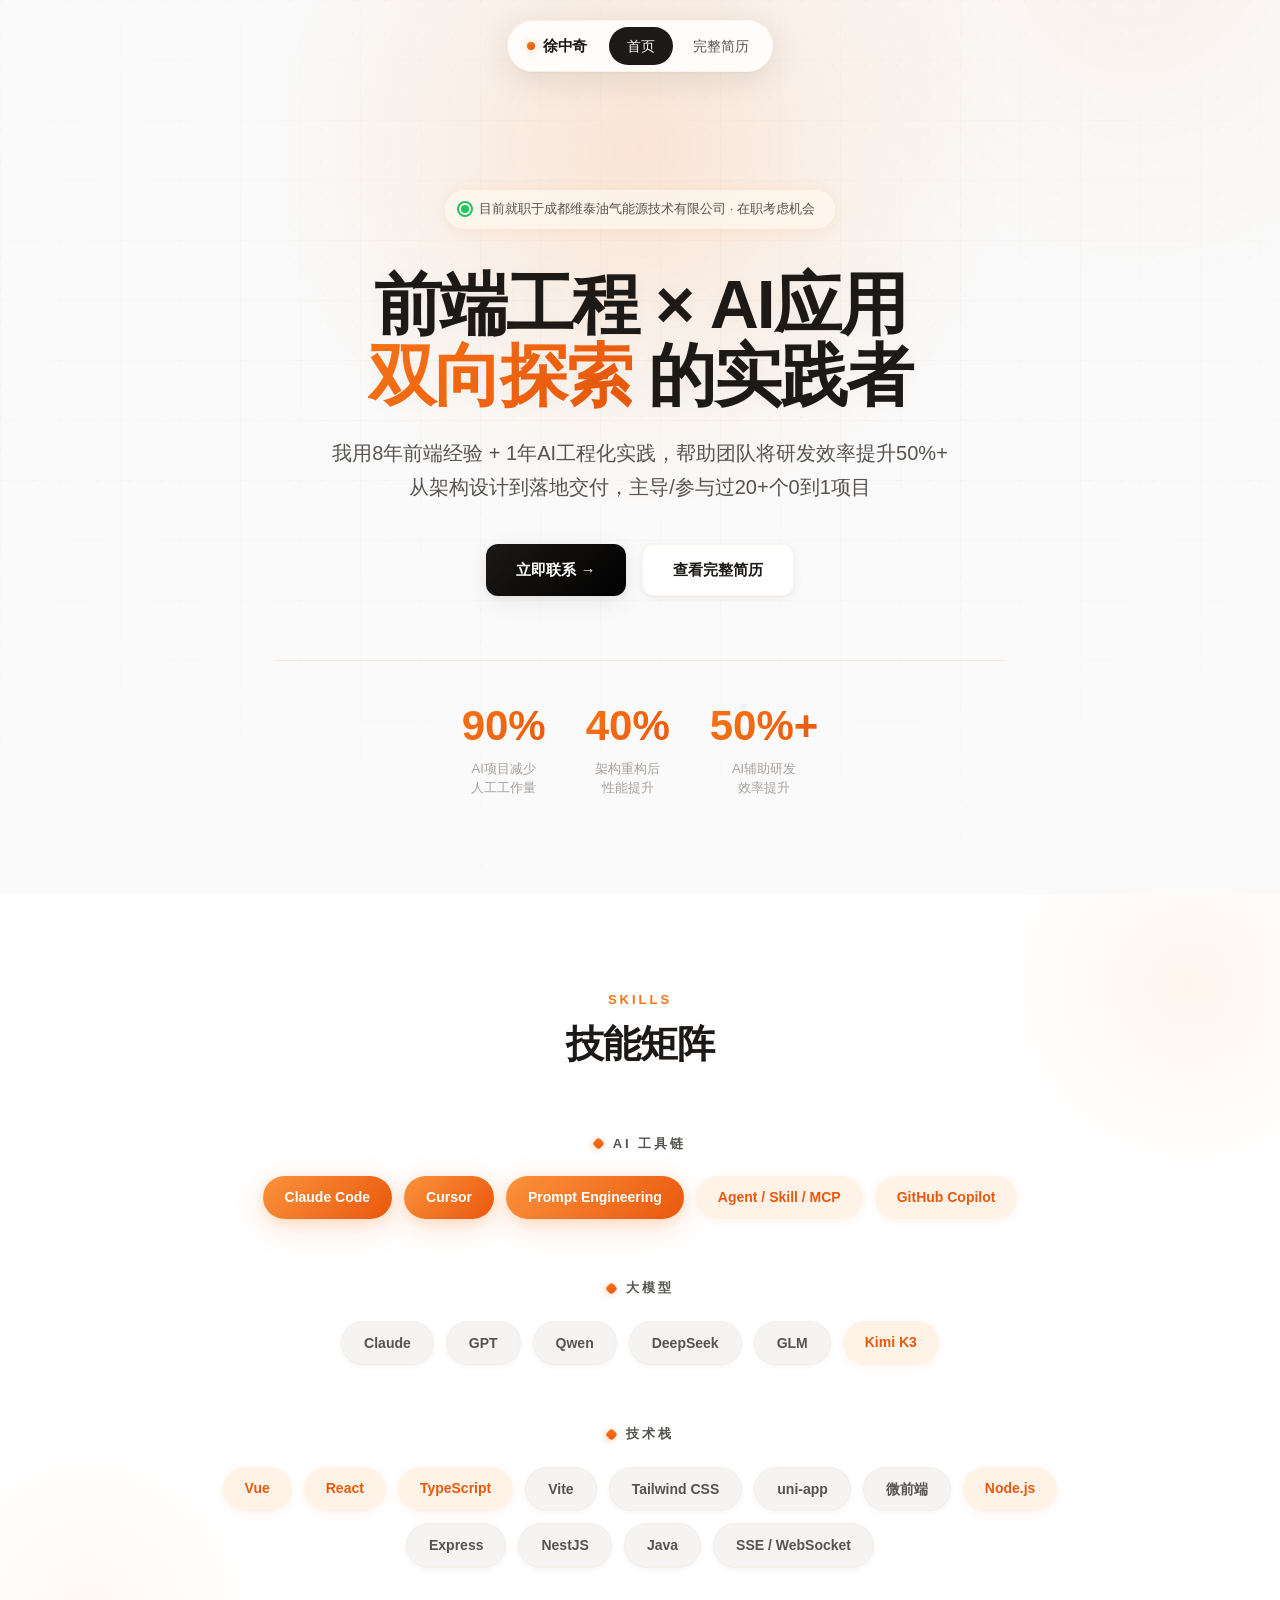
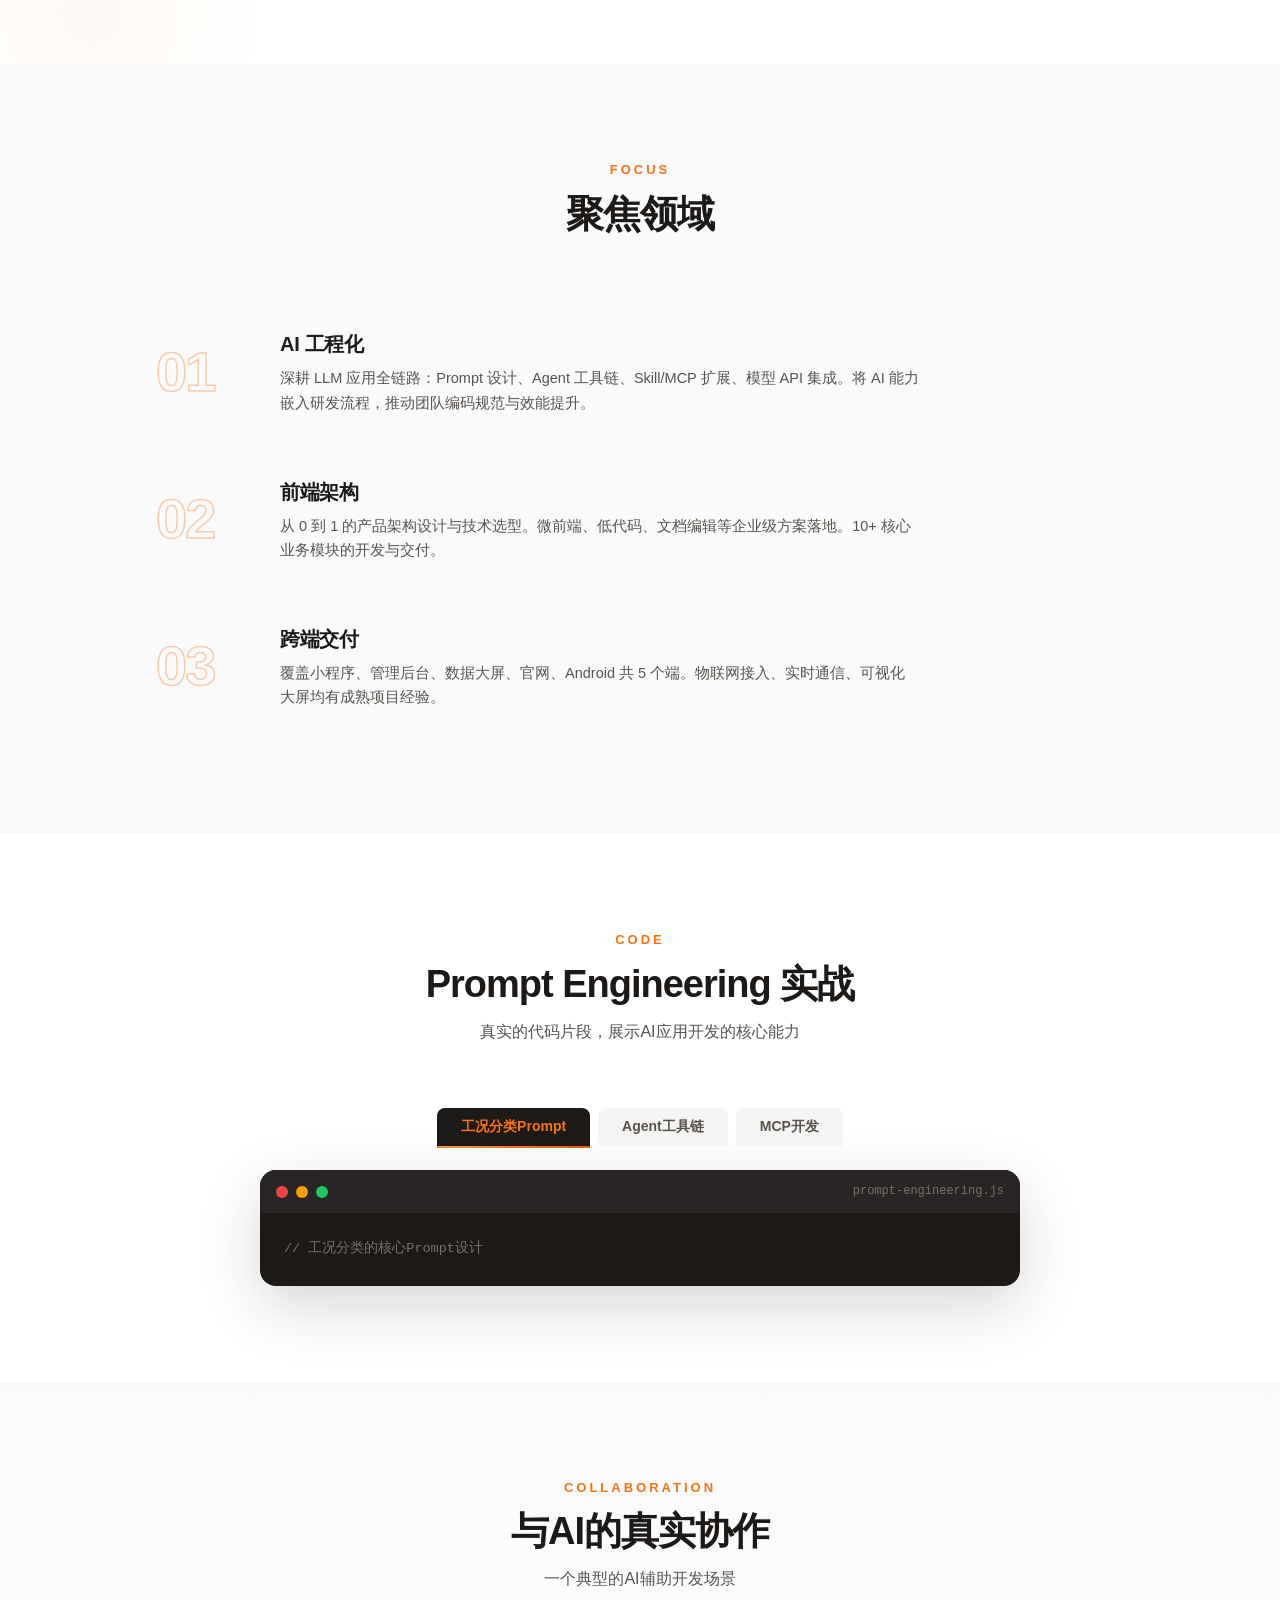
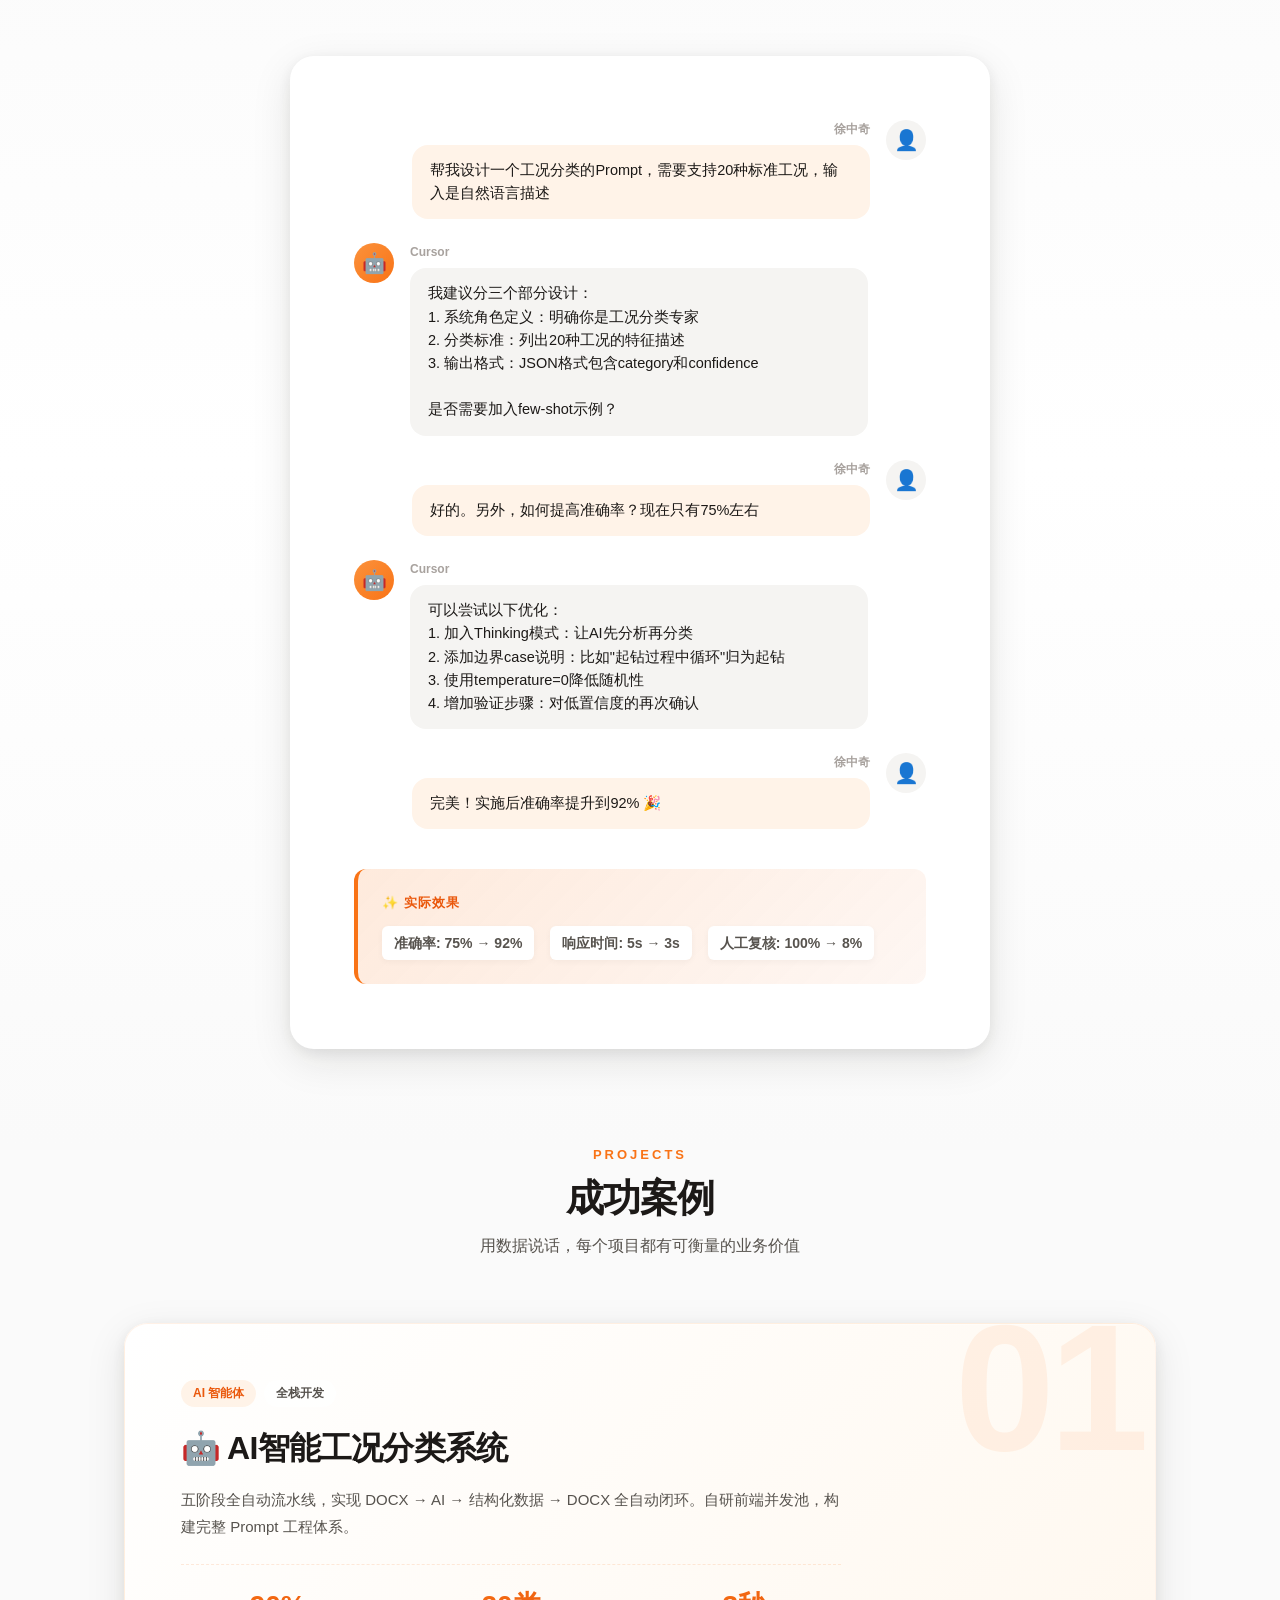
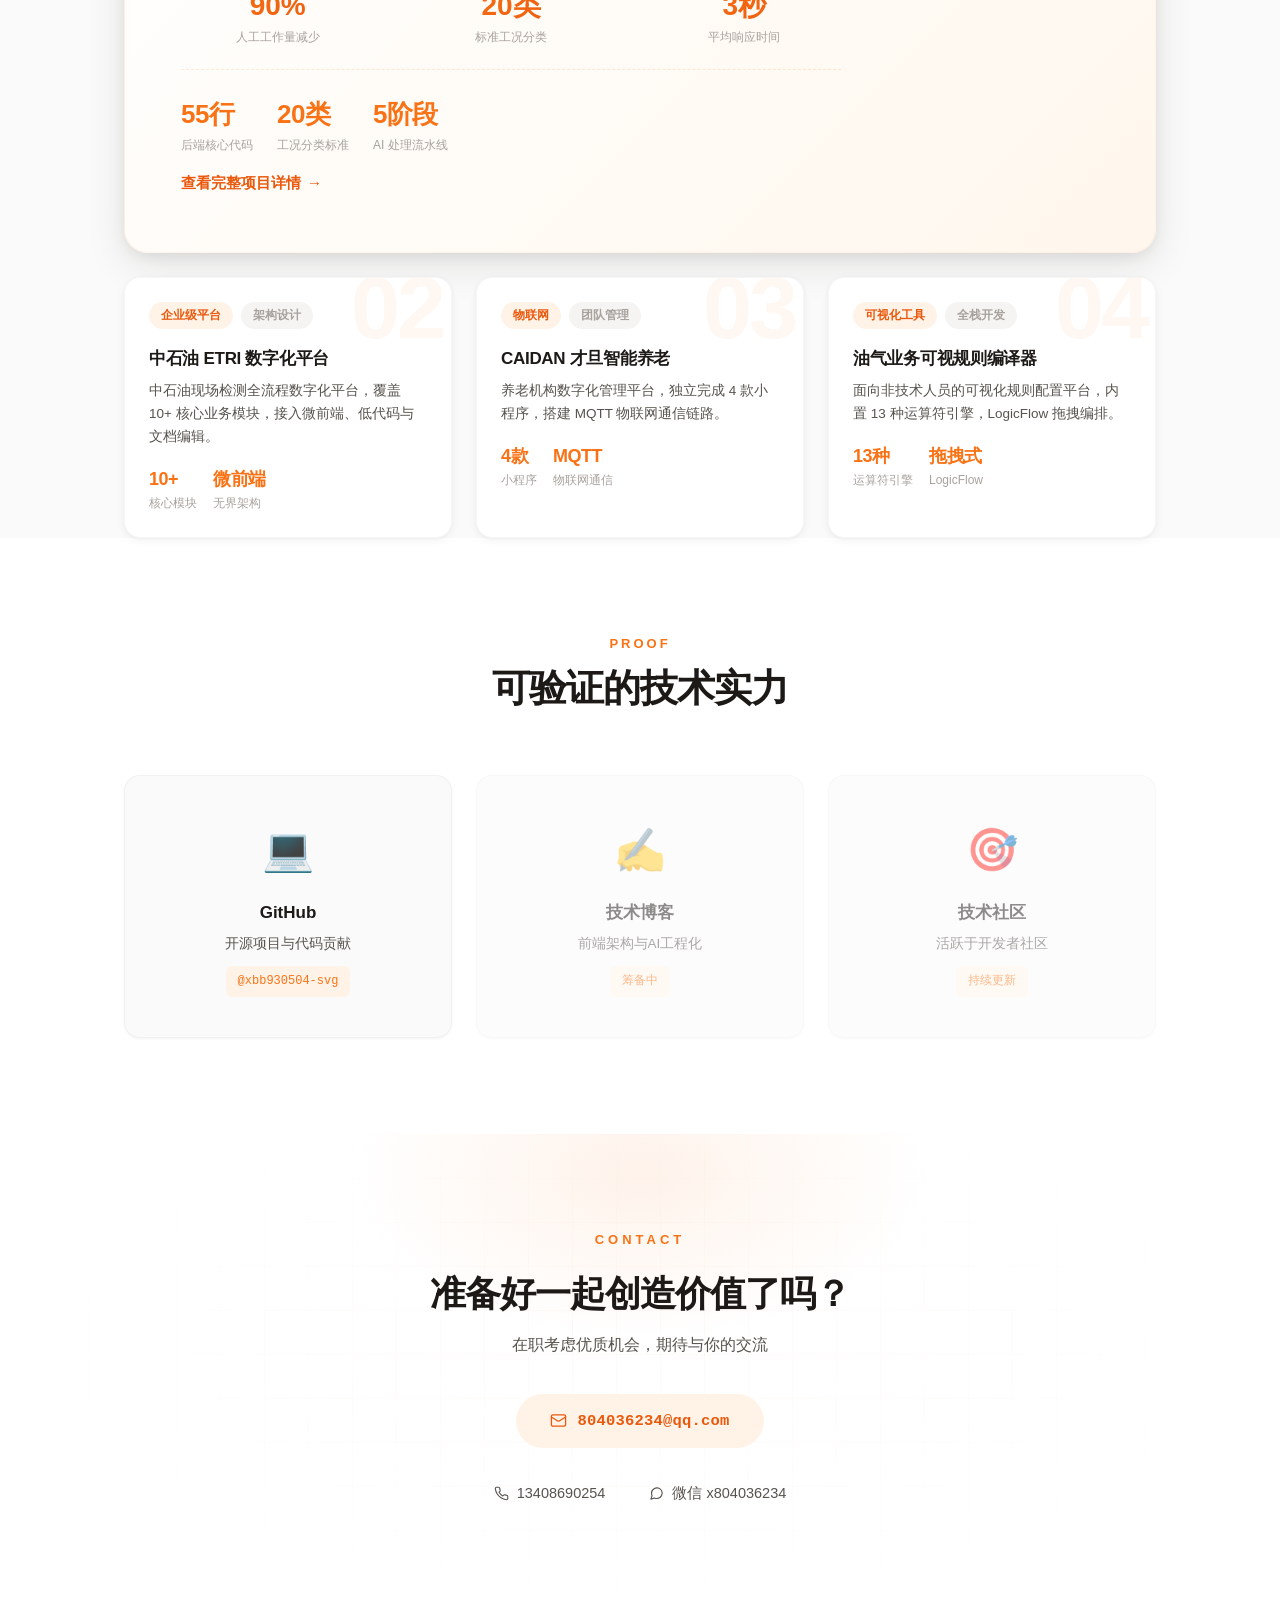
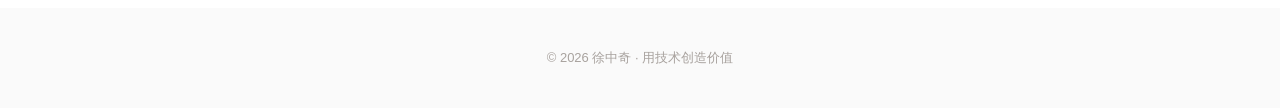
<file: index.html>
<!DOCTYPE html>
<html lang="zh-CN">
<head>
    <meta charset="UTF-8">
    <meta name="viewport" content="width=device-width, initial-scale=1.0">
    <meta name="description" content="徐中奇 - 8年前端+AI双栈工程师，擅长用AI重塑研发流程">
    <title>徐中奇 - 前端×AI双栈工程师</title>
    <link rel="stylesheet" href="css/style.css">
    <noscript><style>
        .reveal { opacity: 1 !important; transform: none !important; }
        .group-tags .tag { opacity: 1 !important; transform: none !important; }
    </style></noscript>
</head>
<body>
    <!-- 页面加载动画 -->
    <div class="page-loader" id="pageLoader">
        <div class="loader-text">AI 正在分析简历...</div>
        <div class="loader-bar">
            <div class="loader-progress"></div>
        </div>
    </div>

    <!-- 悬浮胶囊导航 -->
    <nav class="navbar">
        <div class="nav-pill">
            <a href="index-v2.html" class="nav-brand"><span class="dot"></span>徐中奇</a>
            <div class="nav-menu">
                <a href="index.html" class="nav-link active">首页</a>
                <a href="resume.html" class="nav-link">完整简历</a>
            </div>
        </div>
    </nav>

    <!-- Hero -->
    <section class="hero">
        <div class="hero-inner">
            <div class="hero-tag">
                <span class="sonar"></span>
                目前就职于成都维泰油气能源技术有限公司 · 在职考虑机会
            </div>
            <h1>
                前端工程 × AI应用<br>
                <span class="accent">双向探索</span> 的实践者
            </h1>
            <p class="hero-sub">
                我用8年前端经验 + 1年AI工程化实践，帮助团队将研发效率提升50%+<br>
                从架构设计到落地交付，主导/参与过20+个0到1项目
            </p>
            <div class="hero-actions">
                <a href="#contact" class="btn btn-primary">立即联系 →</a>
                <a href="resume.html" class="btn btn-outline">查看完整简历</a>
            </div>
            
            <!-- 核心亮点数据 -->
            <div class="hero-highlights">
                <div class="hl-item">
                    <div class="hl-num">90%</div>
                    <div class="hl-label">AI项目减少<br>人工工作量</div>
                </div>
                <div class="hl-item">
                    <div class="hl-num">40%</div>
                    <div class="hl-label">架构重构后<br>性能提升</div>
                </div>
                <div class="hl-item">
                    <div class="hl-num">50%+</div>
                    <div class="hl-label">AI辅助研发<br>效率提升</div>
                </div>
            </div>
        </div>
    </section>

    <!-- 技能矩阵 -->
    <section class="skills-section">
        <div class="container">
            <div class="section-head reveal">
                <div class="section-kicker">Skills</div>
                <h2 class="section-title">技能矩阵</h2>
            </div>

            <div class="skills-groups">
                <div class="skill-group reveal">
                    <div class="group-label"><span class="g-dot"></span>AI 工具链</div>
                    <div class="group-tags">
                        <span class="tag t1">Claude Code</span>
                        <span class="tag t1">Cursor</span>
                        <span class="tag t1">Prompt Engineering</span>
                        <span class="tag t2">Agent / Skill / MCP</span>
                        <span class="tag t2">GitHub Copilot</span>
                    </div>
                </div>

                <div class="skill-group reveal">
                    <div class="group-label"><span class="g-dot"></span>大模型</div>
                    <div class="group-tags">
                        <span class="tag t3">Claude</span>
                        <span class="tag t3">GPT</span>
                        <span class="tag t3">Qwen</span>
                        <span class="tag t3">DeepSeek</span>
                        <span class="tag t3">GLM</span>
                        <span class="tag t2">Kimi K3</span>
                    </div>
                </div>

                <div class="skill-group reveal">
                    <div class="group-label"><span class="g-dot"></span>技术栈</div>
                    <div class="group-tags">
                        <span class="tag t2">Vue</span>
                        <span class="tag t2">React</span>
                        <span class="tag t2">TypeScript</span>
                        <span class="tag t3">Vite</span>
                        <span class="tag t3">Tailwind CSS</span>
                        <span class="tag t3">uni-app</span>
                        <span class="tag t3">微前端</span>
                        <span class="tag t2">Node.js</span>
                        <span class="tag t3">Express</span>
                        <span class="tag t3">NestJS</span>
                        <span class="tag t3">Java</span>
                        <span class="tag t3">SSE / WebSocket</span>
                    </div>
                </div>
            </div>
        </div>
    </section>

    <!-- 聚焦领域 -->
    <section class="section">
        <div class="container">
            <div class="section-head reveal">
                <div class="section-kicker">Focus</div>
                <h2 class="section-title">聚焦领域</h2>
            </div>
            <div class="focus-list reveal">
                <div class="focus-row">
                    <div class="focus-num">01</div>
                    <div class="focus-body">
                        <h3>AI 工程化</h3>
                        <p>深耕 LLM 应用全链路：Prompt 设计、Agent 工具链、Skill/MCP 扩展、模型 API 集成。将 AI 能力嵌入研发流程，推动团队编码规范与效能提升。</p>
                    </div>
                    <div class="focus-arrow">→</div>
                </div>
                <div class="focus-row">
                    <div class="focus-num">02</div>
                    <div class="focus-body">
                        <h3>前端架构</h3>
                        <p>从 0 到 1 的产品架构设计与技术选型。微前端、低代码、文档编辑等企业级方案落地。10+ 核心业务模块的开发与交付。</p>
                    </div>
                    <div class="focus-arrow">→</div>
                </div>
                <div class="focus-row">
                    <div class="focus-num">03</div>
                    <div class="focus-body">
                        <h3>跨端交付</h3>
                        <p>覆盖小程序、管理后台、数据大屏、官网、Android 共 5 个端。物联网接入、实时通信、可视化大屏均有成熟项目经验。</p>
                    </div>
                    <div class="focus-arrow">→</div>
                </div>
            </div>
        </div>
    </section>

    <!-- Prompt Engineering 实战 -->
    <section class="terminal-section">
        <div class="container">
            <div class="section-head reveal">
                <div class="section-kicker">Code</div>
                <h2 class="section-title">Prompt Engineering 实战</h2>
                <p class="section-desc">真实的代码片段，展示AI应用开发的核心能力</p>
            </div>
            
            <!-- Tab切换 -->
            <div class="code-tabs reveal">
                <button class="code-tab active" data-tab="prompt">工况分类Prompt</button>
                <button class="code-tab" data-tab="agent">Agent工具链</button>
                <button class="code-tab" data-tab="mcp">MCP开发</button>
            </div>
            
            <!-- 代码展示区 -->
            <div class="terminal reveal">
                <div class="terminal-bar">
                    <div class="terminal-dot r"></div>
                    <div class="terminal-dot y"></div>
                    <div class="terminal-dot g"></div>
                    <div class="terminal-title">prompt-engineering.js</div>
                </div>
                <div class="terminal-body">
                    <!-- Prompt示例 -->
                    <div class="code-content active" id="tab-prompt">
                        <div class="code-line"><span class="c1">// 工况分类的核心Prompt设计</span></div>
                        <div class="code-line"><span class="c2">const</span> systemPrompt = <span class="c4">`</span></div>
                        <div class="code-line"><span class="c4">你是石油钻井工况分类专家。请根据以下工序描述，</span></div>
                        <div class="code-line"><span class="c4">将其分类到20种标准工况之一。</span></div>
                        <div class="code-line">&nbsp;</div>
                        <div class="code-line"><span class="c1">## 分类标准</span></div>
                        <div class="code-line"><span class="c4">1. 起钻：提升钻具至井口</span></div>
                        <div class="code-line"><span class="c4">2. 下钻：钻具下放至井底</span></div>
                        <div class="code-line"><span class="c4">3. 循环：泥浆循环清洗井底</span></div>
                        <div class="code-line"><span class="c4">...</span></div>
                        <div class="code-line">&nbsp;</div>
                        <div class="code-line"><span class="c1">## 输出格式</span></div>
                        <div class="code-line"><span class="c4">{ "category": "起钻", "confidence": 0.95 }</span></div>
                        <div class="code-line"><span class="c4">`</span>;</div>
                        <div class="code-line">&nbsp;</div>
                        <div class="code-line"><span class="c1">// 关键：使用Thinking模式提升准确率</span></div>
                        <div class="code-line"><span class="c2">const</span> thinkingPrompt = <span class="c4">`先分析工序特征，再给出分类`</span>;</div>
                        <div class="code-line">&nbsp;</div>
                        <div class="code-line"><span class="c3">✓</span> <span class="c5">准确率从75%提升至92%</span></div>
                    </div>
                    
                    <!-- Agent示例 -->
                    <div class="code-content" id="tab-agent">
                        <div class="code-line"><span class="c1">// Agent工具链核心实现</span></div>
                        <div class="code-line"><span class="c2">class</span> <span class="c6">DrillLogAgent</span> {</div>
                        <div class="code-line">  <span class="c2">async</span> <span class="c6">process</span>(file) {</div>
                        <div class="code-line">    <span class="c1">// 五阶段流水线</span></div>
                        <div class="code-line">    <span class="c2">const</span> stages = [</div>
                        <div class="code-line">      <span class="c2">this</span>.<span class="c6">parseFile</span>,    <span class="c1">// 1. 文件解析</span></div>
                        <div class="code-line">      <span class="c2">this</span>.<span class="c6">extractData</span>,  <span class="c1">// 2. 数据提取</span></div>
                        <div class="code-line">      <span class="c2">this</span>.<span class="c6">classifyAI</span>,   <span class="c1">// 3. AI分类</span></div>
                        <div class="code-line">      <span class="c2">this</span>.<span class="c6">validate</span>,     <span class="c1">// 4. 结果验证</span></div>
                        <div class="code-line">      <span class="c2">this</span>.<span class="c6">generateDoc</span>   <span class="c1">// 5. 生成文档</span></div>
                        <div class="code-line">    ];</div>
                        <div class="code-line">&nbsp;</div>
                        <div class="code-line">    <span class="c1">// SSE实时推送进度</span></div>
                        <div class="code-line">    <span class="c2">for</span> (<span class="c2">let</span> stage <span class="c2">of</span> stages) {</div>
                        <div class="code-line">      <span class="c2">await</span> stage(file);</div>
                        <div class="code-line">      <span class="c2">this</span>.<span class="c6">emitProgress</span>(stage.<span class="c4">name</span>);</div>
                        <div class="code-line">    }</div>
                        <div class="code-line">  }</div>
                        <div class="code-line">}</div>
                        <div class="code-line">&nbsp;</div>
                        <div class="code-line"><span class="c3">✓</span> <span class="c5">平均3秒完成全流程</span></div>
                    </div>
                    
                    <!-- MCP示例 -->
                    <div class="code-content" id="tab-mcp">
                        <div class="code-line"><span class="c1">// MCP (Model Context Protocol) 扩展开发</span></div>
                        <div class="code-line"><span class="c2">export</span> <span class="c2">const</span> mcpConfig = {</div>
                        <div class="code-line">  <span class="c4">name</span>: <span class="c4">"project-context"</span>,</div>
                        <div class="code-line">  <span class="c4">description</span>: <span class="c4">"提供项目上下文信息"</span>,</div>
                        <div class="code-line">&nbsp;</div>
                        <div class="code-line">  <span class="c1">// 注册工具</span></div>
                        <div class="code-line">  <span class="c6">tools</span>: [</div>
                        <div class="code-line">    {</div>
                        <div class="code-line">      <span class="c4">name</span>: <span class="c4">"get_project_structure"</span>,</div>
                        <div class="code-line">      <span class="c6">handler</span>: <span class="c2">async</span> () => {</div>
                        <div class="code-line">        <span class="c2">return</span> <span class="c2">await</span> <span class="c6">analyzeCodebase</span>();</div>
                        <div class="code-line">      }</div>
                        <div class="code-line">    },</div>
                        <div class="code-line">    {</div>
                        <div class="code-line">      <span class="c4">name</span>: <span class="c4">"search_similar_code"</span>,</div>
                        <div class="code-line">      <span class="c6">handler</span>: <span class="c2">async</span> (query) => {</div>
                        <div class="code-line">        <span class="c2">return</span> <span class="c2">await</span> <span class="c6">semanticSearch</span>(query);</div>
                        <div class="code-line">      }</div>
                        <div class="code-line">    }</div>
                        <div class="code-line">  ]</div>
                        <div class="code-line">};</div>
                        <div class="code-line">&nbsp;</div>
                        <div class="code-line"><span class="c3">✓</span> <span class="c5">让AI更懂项目上下文</span></div>
                    </div>
                </div>
            </div>
        </div>
    </section>

    <!-- AI协作实录 -->
    <section class="section ai-chat-section">
        <div class="container">
            <div class="section-head reveal">
                <div class="section-kicker">Collaboration</div>
                <h2 class="section-title">与AI的真实协作</h2>
                <p class="section-desc">一个典型的AI辅助开发场景</p>
            </div>
            
            <div class="chat-demo reveal">
                <div class="chat-message user">
                    <div class="chat-avatar">👤</div>
                    <div class="chat-bubble">
                        <div class="chat-name">徐中奇</div>
                        <div class="chat-text">帮我设计一个工况分类的Prompt，需要支持20种标准工况，输入是自然语言描述</div>
                    </div>
                </div>
                
                <div class="chat-message ai">
                    <div class="chat-avatar">🤖</div>
                    <div class="chat-bubble">
                        <div class="chat-name">Cursor</div>
                        <div class="chat-text">我建议分三个部分设计：<br>
                        1. 系统角色定义：明确你是工况分类专家<br>
                        2. 分类标准：列出20种工况的特征描述<br>
                        3. 输出格式：JSON格式包含category和confidence<br><br>
                        是否需要加入few-shot示例？</div>
                    </div>
                </div>
                
                <div class="chat-message user">
                    <div class="chat-avatar">👤</div>
                    <div class="chat-bubble">
                        <div class="chat-name">徐中奇</div>
                        <div class="chat-text">好的。另外，如何提高准确率？现在只有75%左右</div>
                    </div>
                </div>
                
                <div class="chat-message ai">
                    <div class="chat-avatar">🤖</div>
                    <div class="chat-bubble">
                        <div class="chat-name">Cursor</div>
                        <div class="chat-text">可以尝试以下优化：<br>
                        1. 加入Thinking模式：让AI先分析再分类<br>
                        2. 添加边界case说明：比如"起钻过程中循环"归为起钻<br>
                        3. 使用temperature=0降低随机性<br>
                        4. 增加验证步骤：对低置信度的再次确认</div>
                    </div>
                </div>
                
                <div class="chat-message user">
                    <div class="chat-avatar">👤</div>
                    <div class="chat-bubble">
                        <div class="chat-name">徐中奇</div>
                        <div class="chat-text">完美！实施后准确率提升到92% 🎉</div>
                    </div>
                </div>
                
                <div class="chat-result">
                    <div class="result-badge">✨ 实际效果</div>
                    <div class="result-stats">
                        <span>准确率: 75% → 92%</span>
                        <span>响应时间: 5s → 3s</span>
                        <span>人工复核: 100% → 8%</span>
                    </div>
                </div>
            </div>
        </div>
    </section>

    <!-- 成功案例 -->
        <div class="container">
            <div class="section-head reveal">
                <div class="section-kicker">Projects</div>
                <h2 class="section-title">成功案例</h2>
                <p class="section-desc">用数据说话，每个项目都有可衡量的业务价值</p>
            </div>

            <!-- 主打项目 -->
            <div class="proj-hero reveal">
                <div class="proj-ghost">01</div>
                <div class="proj-hero-body">
                    <div class="project-meta">
                        <span class="project-chip">AI 智能体</span>
                        <span class="project-chip dim">全栈开发</span>
                    </div>
                    <h3>🤖 AI智能工况分类系统</h3>
                    <p>五阶段全自动流水线，实现 DOCX → AI → 结构化数据 → DOCX 全自动闭环。自研前端并发池，构建完整 Prompt 工程体系。</p>
                    
                    <!-- 成果亮点 -->
                    <div class="proj-results">
                        <div class="result-item">
                            <div class="result-num">90%</div>
                            <div class="result-label">人工工作量减少</div>
                        </div>
                        <div class="result-item">
                            <div class="result-num">20类</div>
                            <div class="result-label">标准工况分类</div>
                        </div>
                        <div class="result-item">
                            <div class="result-num">3秒</div>
                            <div class="result-label">平均响应时间</div>
                        </div>
                    </div>
                    
                    <div class="project-metrics">
                        <div class="metric">
                            <div class="val">55行</div>
                            <div class="key">后端核心代码</div>
                        </div>
                        <div class="metric">
                            <div class="val">20类</div>
                            <div class="key">工况分类标准</div>
                        </div>
                        <div class="metric">
                            <div class="val">5阶段</div>
                            <div class="key">AI 处理流水线</div>
                        </div>
                    </div>
                    <a href="resume.html" class="proj-link">查看完整项目详情 <span>→</span></a>
                </div>
            </div>

            <!-- 次要项目 -->
            <div class="proj-sub-grid reveal">
                <div class="proj-sub">
                    <div class="proj-ghost">02</div>
                    <div class="project-meta">
                        <span class="project-chip">企业级平台</span>
                        <span class="project-chip dim">架构设计</span>
                    </div>
                    <h3>中石油 ETRI 数字化平台</h3>
                    <p>中石油现场检测全流程数字化平台，覆盖 10+ 核心业务模块，接入微前端、低代码与文档编辑。</p>
                    <div class="project-metrics">
                        <div class="metric">
                            <div class="val">10+</div>
                            <div class="key">核心模块</div>
                        </div>
                        <div class="metric">
                            <div class="val">微前端</div>
                            <div class="key">无界架构</div>
                        </div>
                    </div>
                </div>
                <div class="proj-sub">
                    <div class="proj-ghost">03</div>
                    <div class="project-meta">
                        <span class="project-chip">物联网</span>
                        <span class="project-chip dim">团队管理</span>
                    </div>
                    <h3>CAIDAN 才旦智能养老</h3>
                    <p>养老机构数字化管理平台，独立完成 4 款小程序，搭建 MQTT 物联网通信链路。</p>
                    <div class="project-metrics">
                        <div class="metric">
                            <div class="val">4款</div>
                            <div class="key">小程序</div>
                        </div>
                        <div class="metric">
                            <div class="val">MQTT</div>
                            <div class="key">物联网通信</div>
                        </div>
                    </div>
                </div>
                <div class="proj-sub">
                    <div class="proj-ghost">04</div>
                    <div class="project-meta">
                        <span class="project-chip">可视化工具</span>
                        <span class="project-chip dim">全栈开发</span>
                    </div>
                    <h3>油气业务可视规则编译器</h3>
                    <p>面向非技术人员的可视化规则配置平台，内置 13 种运算符引擎，LogicFlow 拖拽编排。</p>
                    <div class="project-metrics">
                        <div class="metric">
                            <div class="val">13种</div>
                            <div class="key">运算符引擎</div>
                        </div>
                        <div class="metric">
                            <div class="val">拖拽式</div>
                            <div class="key">LogicFlow</div>
                        </div>
                    </div>
                </div>
            </div>
        </div>
    </section>

    <!-- 社交证明 -->
    <section class="social-section">
        <div class="container">
            <div class="section-head reveal">
                <div class="section-kicker">Proof</div>
                <h2 class="section-title">可验证的技术实力</h2>
            </div>
            <div class="social-grid reveal">
                <a href="https://github.com/xbb930504-svg" target="_blank" class="social-card">
                    <div class="social-icon">💻</div>
                    <h3>GitHub</h3>
                    <p>开源项目与代码贡献</p>
                    <div class="social-stat">@xbb930504-svg</div>
                </a>
                <div class="social-card disabled">
                    <div class="social-icon">✍️</div>
                    <h3>技术博客</h3>
                    <p>前端架构与AI工程化</p>
                    <div class="social-stat">筹备中</div>
                </div>
                <div class="social-card disabled">
                    <div class="social-icon">🎯</div>
                    <h3>技术社区</h3>
                    <p>活跃于开发者社区</p>
                    <div class="social-stat">持续更新</div>
                </div>
            </div>
        </div>
    </section>

    <!-- 联系方式 -->
    <section class="contact-section" id="contact">
        <div class="container">
            <div class="contact-inner reveal">
                <div class="contact-kicker">Contact</div>
                <h2>准备好一起创造价值了吗？</h2>
                <p>在职考虑优质机会，期待与你的交流</p>
                <a href="mailto:804036234@qq.com" class="btn-mail">
                    <svg class="mail-ico" viewBox="0 0 24 24" aria-hidden="true">
                        <rect x="2" y="4" width="20" height="16" rx="2"/>
                        <path d="m22 7-8.97 5.7a1.94 1.94 0 0 1-2.06 0L2 7"/>
                    </svg>
                    804036234@qq.com
                </a>
                <div class="contact-links">
                    <a href="tel:13408690254" class="c-link">
                        <svg class="ci" viewBox="0 0 24 24" aria-hidden="true">
                            <path d="M22 16.92v3a2 2 0 0 1-2.18 2 19.79 19.79 0 0 1-8.63-3.07 19.5 19.5 0 0 1-6-6 19.79 19.79 0 0 1-3.07-8.67A2 2 0 0 1 4.11 2h3a2 2 0 0 1 2 1.72 12.84 12.84 0 0 0 .7 2.81 2 2 0 0 1-.45 2.11L8.09 9.91a16 16 0 0 0 6 6l1.27-1.27a2 2 0 0 1 2.11-.45 12.84 12.84 0 0 0 2.81.7A2 2 0 0 1 22 16.92z"/>
                        </svg>
                        13408690254
                    </a>
                    <span class="c-link c-static">
                        <svg class="ci" viewBox="0 0 24 24" aria-hidden="true">
                            <path d="M21 11.5a8.38 8.38 0 0 1-.9 3.8 8.5 8.5 0 0 1-7.6 4.7 8.38 8.38 0 0 1-3.8-.9L3 21l1.9-5.7a8.38 8.38 0 0 1-.9-3.8 8.5 8.5 0 0 1 4.7-7.6 8.38 8.38 0 0 1 3.8-.9h.5a8.48 8.48 0 0 1 8 8v.5z"/>
                        </svg>
                        微信 x804036234
                    </span>
                </div>
            </div>
        </div>
    </section>

    <footer class="footer">
        <div class="container">
            <p>&copy; 2026 徐中奇 · 用技术创造价值</p>
        </div>
    </footer>

    <script>
        // 数字跳动动画
        function animateCount(el) {
            const target = parseInt(el.dataset.target, 10);
            const suffix = el.dataset.suffix || '';
            const dur = 1300;
            const start = performance.now();
            function tick(now) {
                const p = Math.min((now - start) / dur, 1);
                const eased = 1 - Math.pow(1 - p, 3);
                el.innerHTML = Math.round(target * eased) + '<span class="suffix">' + suffix + '</span>';
                if (p < 1) requestAnimationFrame(tick);
            }
            requestAnimationFrame(tick);
        }

        // 滚动渐入动画
        const io = new IntersectionObserver((entries) => {
            entries.forEach(e => {
                if (e.isIntersecting) {
                    e.target.classList.add('revealed');
                    io.unobserve(e.target);
                    if (e.target.classList.contains('stats-grid')) {
                        e.target.querySelectorAll('.num').forEach(animateCount);
                    }
                    // 入场动画播完后清除标签的延迟，让悬停反馈零延迟
                    setTimeout(() => e.target.classList.add('settled'), 1000);
                }
            });
        }, { threshold: 0.12 });
        document.querySelectorAll('.reveal').forEach(el => io.observe(el));
    </script>
    
    <script src="js/main.js"></script>
</body>
</html>
</file>
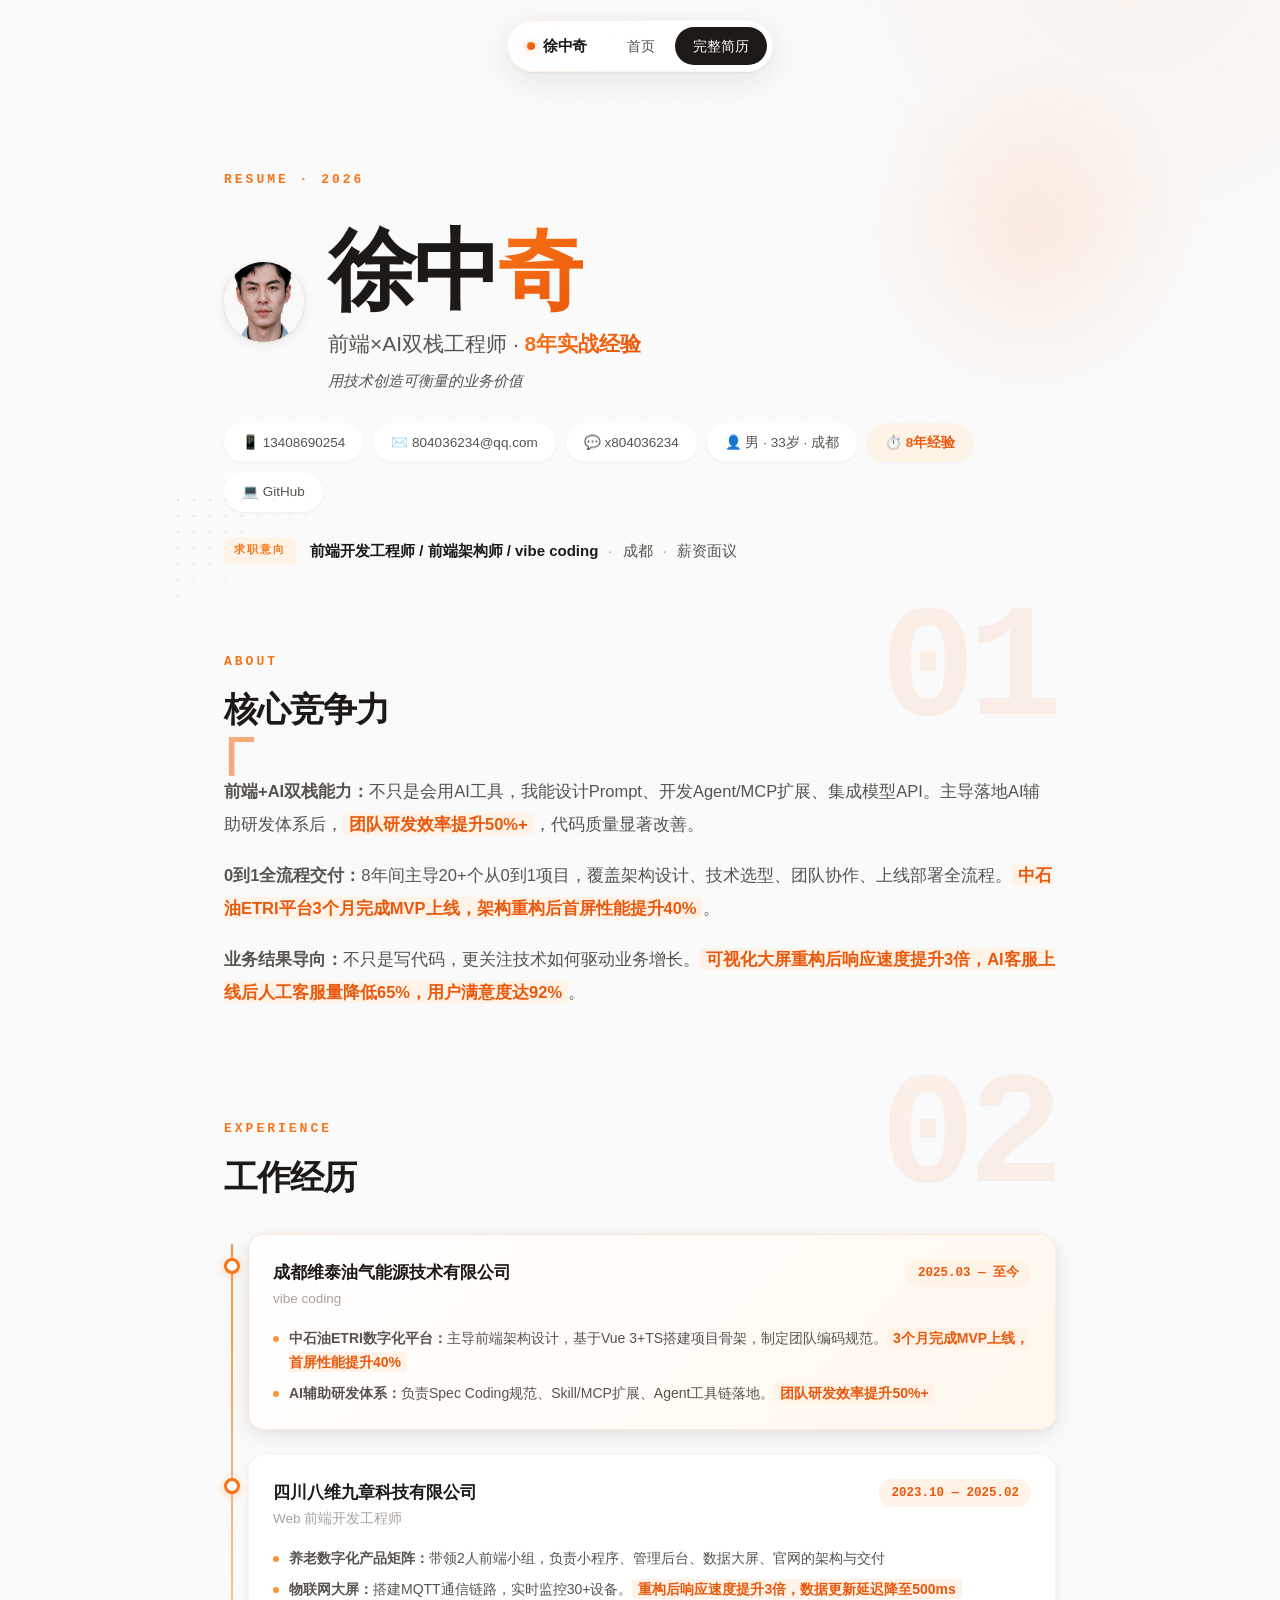
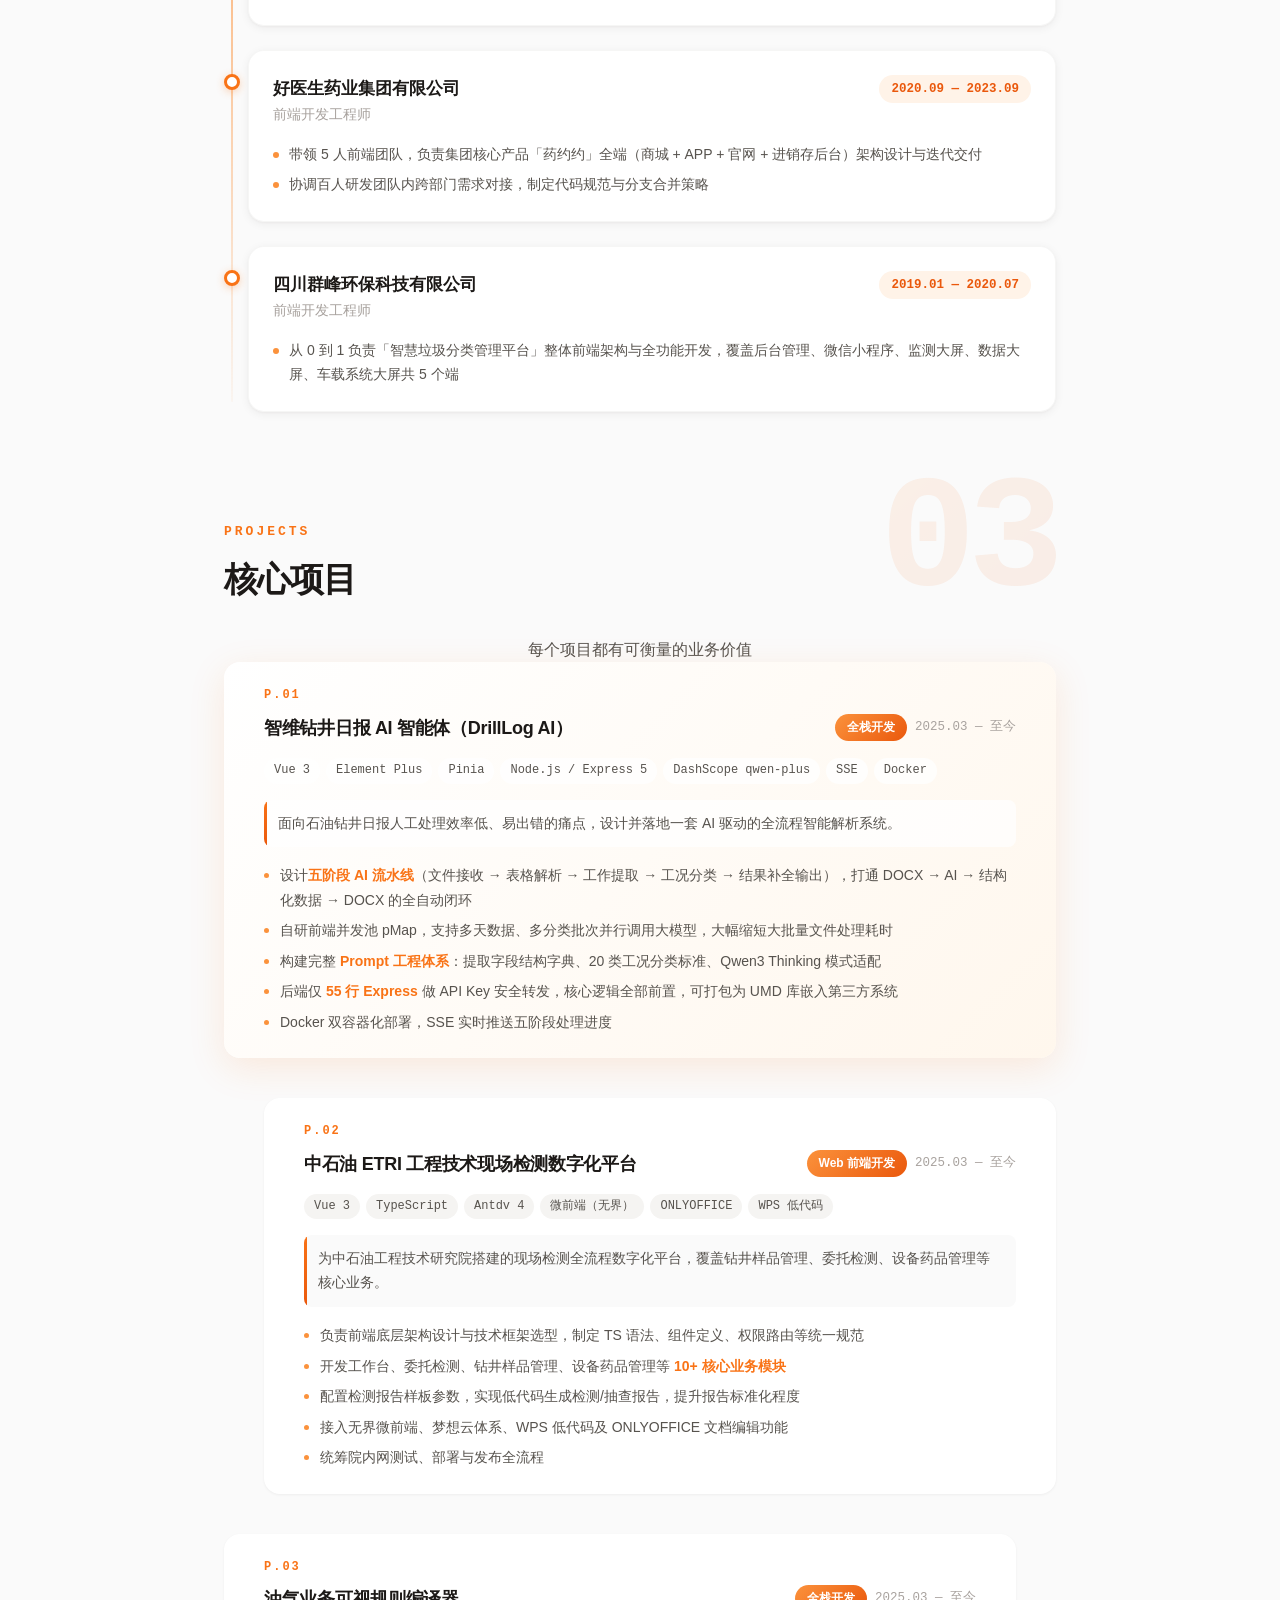
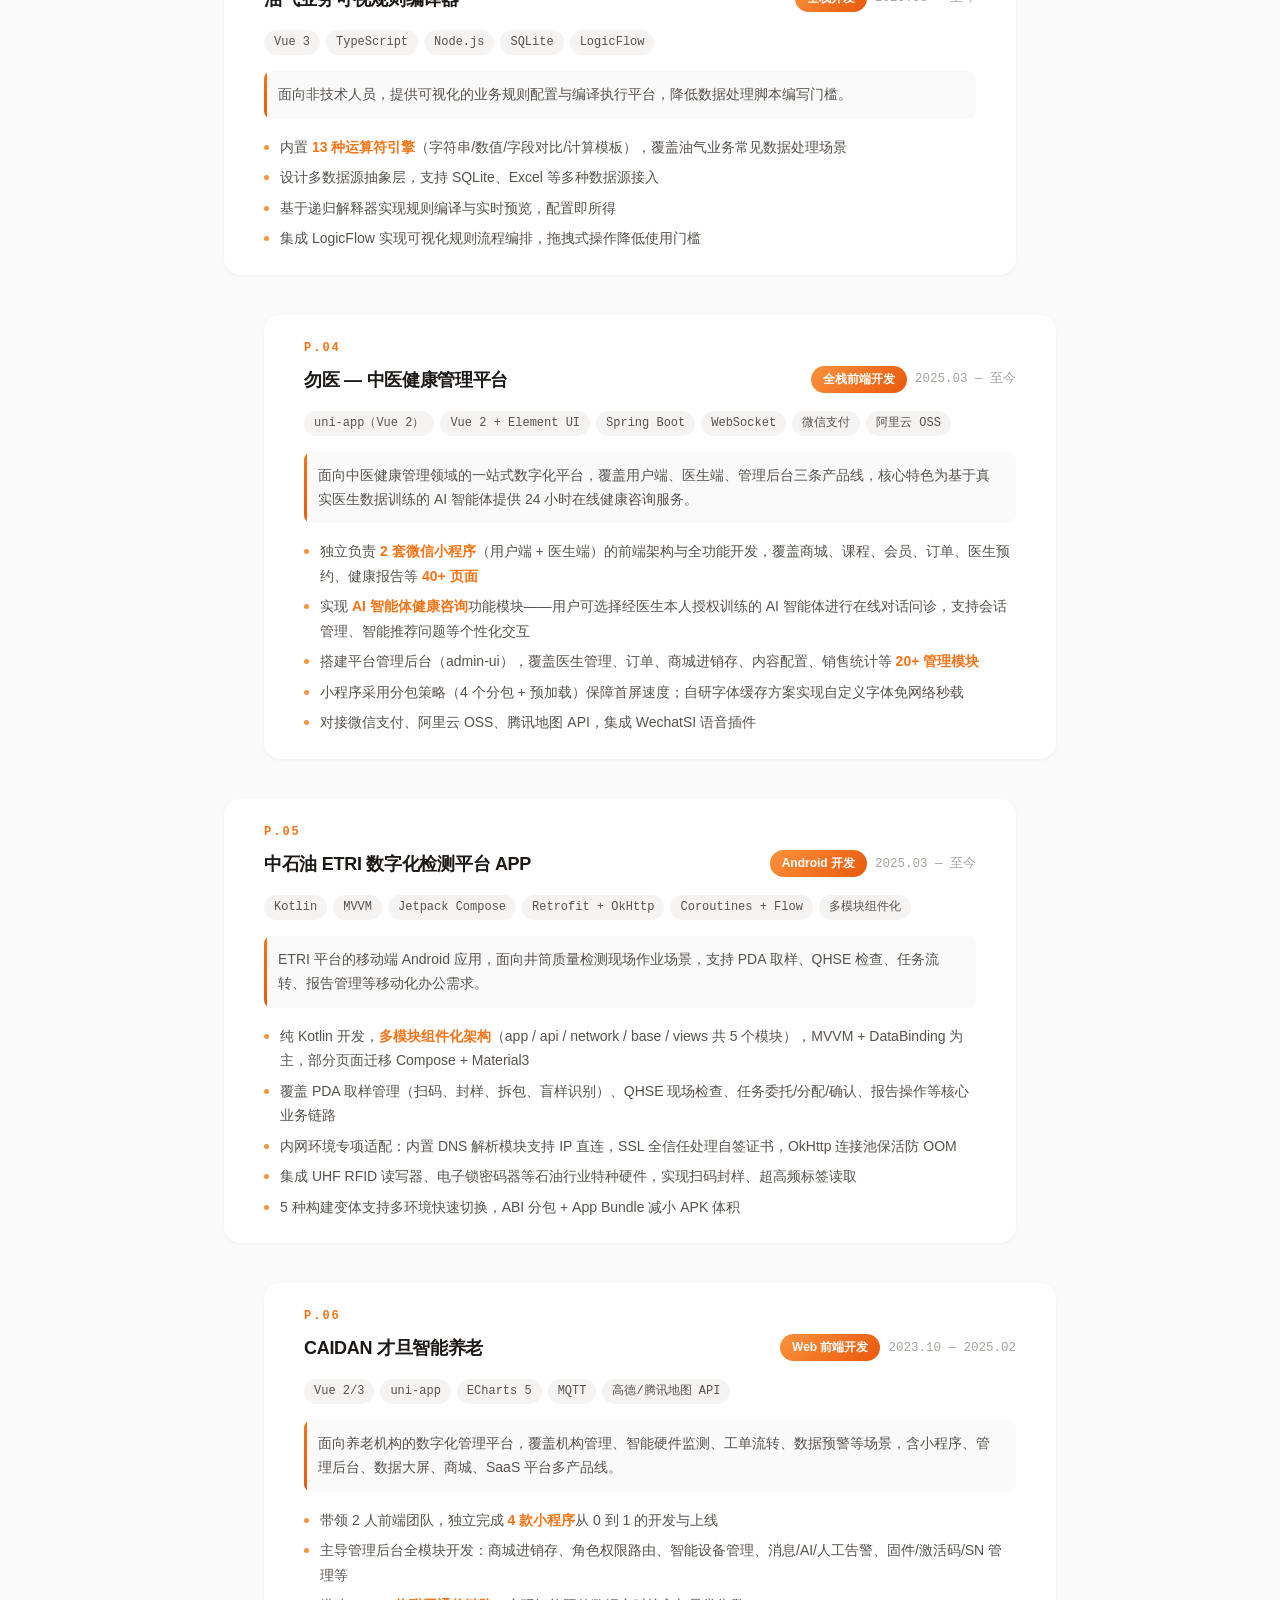
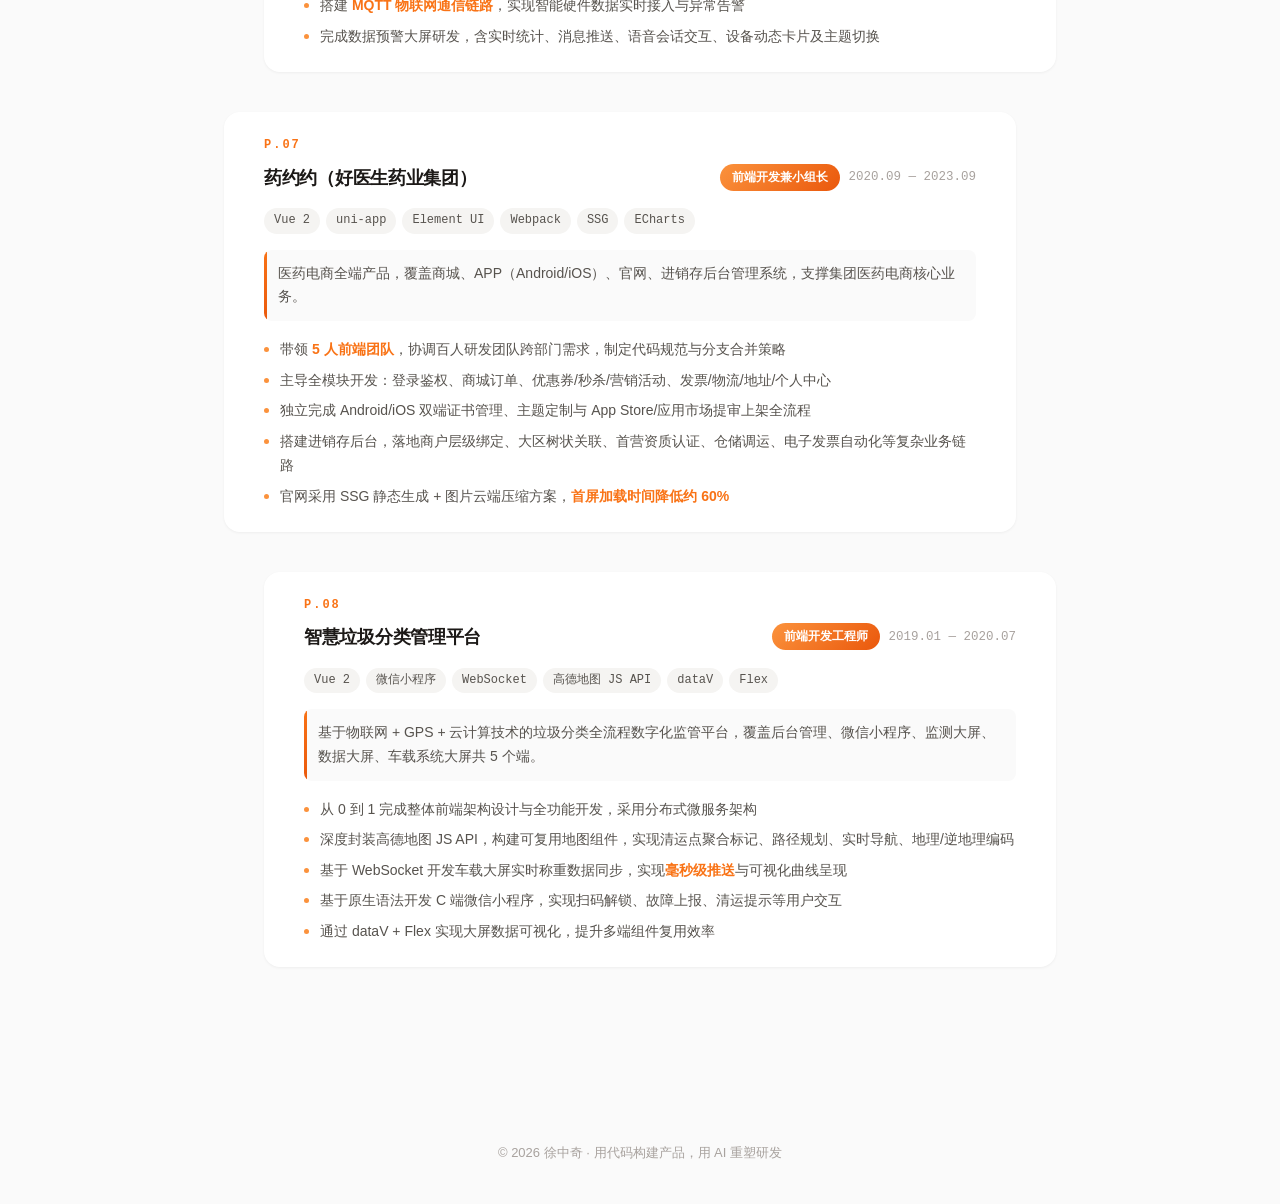
<file: resume.html>
<!DOCTYPE html>
<html lang="zh-CN">
<head>
    <meta charset="UTF-8">
    <meta name="viewport" content="width=device-width, initial-scale=1.0">
    <meta name="description" content="徐中奇完整简历 - 8年前端+AI双栈工程师">
    <title>完整简历 - 徐中奇</title>
    <link rel="stylesheet" href="css/style.css">
    <noscript><style>.reveal { opacity: 1 !important; transform: none !important; }</style></noscript>
</head>
<body>
    <!-- 悬浮胶囊导航 -->
    <nav class="navbar">
        <div class="nav-pill">
            <a href="index.html" class="nav-brand"><span class="dot"></span>徐中奇</a>
            <div class="nav-menu">
                <a href="index.html" class="nav-link">首页</a>
                <a href="resume.html" class="nav-link active">完整简历</a>
            </div>
        </div>
    </nav>

    <div class="resume-page">
        <!-- 页头 -->
        <header class="r-hero">
            <div class="r-kicker">Resume · 2026</div>
            <div class="r-hero-layout">
                <img src="images/icon.png" alt="徐中奇" class="r-avatar">
                <div class="r-hero-content">
                    <h1 class="r-name">徐中<span class="accent">奇</span></h1>
                    <div class="r-role">前端×AI双栈工程师 · <span>8年实战经验</span></div>
                    <p class="r-slogan">用技术创造可衡量的业务价值</p>
                </div>
            </div>
            <div class="r-chips">
                <a class="r-chip" href="tel:13408690254">📱 13408690254</a>
                <a class="r-chip" href="mailto:804036234@qq.com">✉️ 804036234@qq.com</a>
                <span class="r-chip">💬 x804036234</span>
                <span class="r-chip">👤 男 · 33岁 · 成都</span>
                <span class="r-chip hl">⏱️ 8年经验</span>
                <a class="r-chip" href="https://github.com/xbb930504-svg" target="_blank">💻 GitHub</a>
            </div>
            <div class="r-intent">
                <span class="i-label">求职意向</span>
                <strong>前端开发工程师 / 前端架构师 / vibe coding</strong>
                <span class="i-sep">·</span> 成都
                <span class="i-sep">·</span> 薪资面议
            </div>
        </header>

        <main class="r-flow">
            <!-- 个人优势 -->
            <section class="r-section reveal">
                <div class="r-watermark">01</div>
                <div class="r-kicker">About</div>
                <h2 class="r-title">核心竞争力</h2>
                <div class="manifesto">
                    <p><strong>前端+AI双栈能力：</strong>不只是会用AI工具，我能设计Prompt、开发Agent/MCP扩展、集成模型API。主导落地AI辅助研发体系后，<span class="highlight">团队研发效率提升50%+</span>，代码质量显著改善。</p>
                    <p><strong>0到1全流程交付：</strong>8年间主导20+个从0到1项目，覆盖架构设计、技术选型、团队协作、上线部署全流程。<span class="highlight">中石油ETRI平台3个月完成MVP上线，架构重构后首屏性能提升40%</span>。</p>
                    <p><strong>业务结果导向：</strong>不只是写代码，更关注技术如何驱动业务增长。<span class="highlight">可视化大屏重构后响应速度提升3倍，AI客服上线后人工客服量降低65%，用户满意度达92%</span>。</p>
                </div>
            </section>

            <!-- 工作经历 -->
            <section class="r-section reveal">
                <div class="r-watermark">02</div>
                <div class="r-kicker">Experience</div>
                <h2 class="r-title">工作经历</h2>
                <div class="timeline">
                    <div class="tl-item">
                        <div class="tl-dot"></div>
                        <div class="tl-card featured">
                            <div class="tl-top">
                                <div>
                                    <h3>成都维泰油气能源技术有限公司</h3>
                                    <div class="tl-pos">vibe coding</div>
                                </div>
                                <span class="tl-date">2025.03 — 至今</span>
                            </div>
                            <ul>
                                <li><strong>中石油ETRI数字化平台：</strong>主导前端架构设计，基于Vue 3+TS搭建项目骨架，制定团队编码规范。<span class="highlight">3个月完成MVP上线，首屏性能提升40%</span></li>
                                <li><strong>AI辅助研发体系：</strong>负责Spec Coding规范、Skill/MCP扩展、Agent工具链落地。<span class="highlight">团队研发效率提升50%+</span></li>
                            </ul>
                        </div>
                    </div>
                    <div class="tl-item">
                        <div class="tl-dot"></div>
                        <div class="tl-card">
                            <div class="tl-top">
                                <div>
                                    <h3>四川八维九章科技有限公司</h3>
                                    <div class="tl-pos">Web 前端开发工程师</div>
                                </div>
                                <span class="tl-date">2023.10 — 2025.02</span>
                            </div>
                            <ul>
                                <li><strong>养老数字化产品矩阵：</strong>带领2人前端小组，负责小程序、管理后台、数据大屏、官网的架构与交付</li>
                                <li><strong>物联网大屏：</strong>搭建MQTT通信链路，实时监控30+设备。<span class="highlight">重构后响应速度提升3倍，数据更新延迟降至500ms</span></li>
                            </ul>
                        </div>
                    </div>
                    <div class="tl-item">
                        <div class="tl-dot"></div>
                        <div class="tl-card">
                            <div class="tl-top">
                                <div>
                                    <h3>好医生药业集团有限公司</h3>
                                    <div class="tl-pos">前端开发工程师</div>
                                </div>
                                <span class="tl-date">2020.09 — 2023.09</span>
                            </div>
                            <ul>
                                <li>带领 5 人前端团队，负责集团核心产品「药约约」全端（商城 + APP + 官网 + 进销存后台）架构设计与迭代交付</li>
                                <li>协调百人研发团队内跨部门需求对接，制定代码规范与分支合并策略</li>
                            </ul>
                        </div>
                    </div>
                    <div class="tl-item">
                        <div class="tl-dot"></div>
                        <div class="tl-card">
                            <div class="tl-top">
                                <div>
                                    <h3>四川群峰环保科技有限公司</h3>
                                    <div class="tl-pos">前端开发工程师</div>
                                </div>
                                <span class="tl-date">2019.01 — 2020.07</span>
                            </div>
                            <ul>
                                <li>从 0 到 1 负责「智慧垃圾分类管理平台」整体前端架构与全功能开发，覆盖后台管理、微信小程序、监测大屏、数据大屏、车载系统大屏共 5 个端</li>
                            </ul>
                        </div>
                    </div>
                </div>
            </section>

            <!-- 项目经历 -->
            <section class="r-section reveal">
                <div class="r-watermark">03</div>
                <div class="r-kicker">Projects</div>
                <h2 class="r-title">核心项目</h2>
                <p class="section-desc">每个项目都有可衡量的业务价值</p>
                <div class="proj-flow">
                    <article class="proj-card featured">
                        <span class="proj-index">P.01</span>
                        <div class="proj-head">
                            <h3>智维钻井日报 AI 智能体（DrillLog AI）</h3>
                            <div class="proj-badges">
                                <span class="proj-role">全栈开发</span>
                                <span class="proj-date">2025.03 — 至今</span>
                            </div>
                        </div>
                        <div class="proj-tech">
                            <span>Vue 3</span><span>Element Plus</span><span>Pinia</span><span>Node.js / Express 5</span><span>DashScope qwen-plus</span><span>SSE</span><span>Docker</span>
                        </div>
                        <div class="proj-intro">面向石油钻井日报人工处理效率低、易出错的痛点，设计并落地一套 AI 驱动的全流程智能解析系统。</div>
                        <ul>
                            <li>设计<strong>五阶段 AI 流水线</strong>（文件接收 → 表格解析 → 工作提取 → 工况分类 → 结果补全输出），打通 DOCX → AI → 结构化数据 → DOCX 的全自动闭环</li>
                            <li>自研前端并发池 pMap，支持多天数据、多分类批次并行调用大模型，大幅缩短大批量文件处理耗时</li>
                            <li>构建完整 <strong>Prompt 工程体系</strong>：提取字段结构字典、20 类工况分类标准、Qwen3 Thinking 模式适配</li>
                            <li>后端仅 <strong>55 行 Express</strong> 做 API Key 安全转发，核心逻辑全部前置，可打包为 UMD 库嵌入第三方系统</li>
                            <li>Docker 双容器化部署，SSE 实时推送五阶段处理进度</li>
                        </ul>
                    </article>

                    <article class="proj-card">
                        <span class="proj-index">P.02</span>
                        <div class="proj-head">
                            <h3>中石油 ETRI 工程技术现场检测数字化平台</h3>
                            <div class="proj-badges">
                                <span class="proj-role">Web 前端开发</span>
                                <span class="proj-date">2025.03 — 至今</span>
                            </div>
                        </div>
                        <div class="proj-tech">
                            <span>Vue 3</span><span>TypeScript</span><span>Antdv 4</span><span>微前端（无界）</span><span>ONLYOFFICE</span><span>WPS 低代码</span>
                        </div>
                        <div class="proj-intro">为中石油工程技术研究院搭建的现场检测全流程数字化平台，覆盖钻井样品管理、委托检测、设备药品管理等核心业务。</div>
                        <ul>
                            <li>负责前端底层架构设计与技术框架选型，制定 TS 语法、组件定义、权限路由等统一规范</li>
                            <li>开发工作台、委托检测、钻井样品管理、设备药品管理等 <strong>10+ 核心业务模块</strong></li>
                            <li>配置检测报告样板参数，实现低代码生成检测/抽查报告，提升报告标准化程度</li>
                            <li>接入无界微前端、梦想云体系、WPS 低代码及 ONLYOFFICE 文档编辑功能</li>
                            <li>统筹院内网测试、部署与发布全流程</li>
                        </ul>
                    </article>

                    <article class="proj-card">
                        <span class="proj-index">P.03</span>
                        <div class="proj-head">
                            <h3>油气业务可视规则编译器</h3>
                            <div class="proj-badges">
                                <span class="proj-role">全栈开发</span>
                                <span class="proj-date">2025.03 — 至今</span>
                            </div>
                        </div>
                        <div class="proj-tech">
                            <span>Vue 3</span><span>TypeScript</span><span>Node.js</span><span>SQLite</span><span>LogicFlow</span>
                        </div>
                        <div class="proj-intro">面向非技术人员，提供可视化的业务规则配置与编译执行平台，降低数据处理脚本编写门槛。</div>
                        <ul>
                            <li>内置 <strong>13 种运算符引擎</strong>（字符串/数值/字段对比/计算模板），覆盖油气业务常见数据处理场景</li>
                            <li>设计多数据源抽象层，支持 SQLite、Excel 等多种数据源接入</li>
                            <li>基于递归解释器实现规则编译与实时预览，配置即所得</li>
                            <li>集成 LogicFlow 实现可视化规则流程编排，拖拽式操作降低使用门槛</li>
                        </ul>
                    </article>

                    <article class="proj-card">
                        <span class="proj-index">P.04</span>
                        <div class="proj-head">
                            <h3>勿医 — 中医健康管理平台</h3>
                            <div class="proj-badges">
                                <span class="proj-role">全栈前端开发</span>
                                <span class="proj-date">2025.03 — 至今</span>
                            </div>
                        </div>
                        <div class="proj-tech">
                            <span>uni-app（Vue 2）</span><span>Vue 2 + Element UI</span><span>Spring Boot</span><span>WebSocket</span><span>微信支付</span><span>阿里云 OSS</span>
                        </div>
                        <div class="proj-intro">面向中医健康管理领域的一站式数字化平台，覆盖用户端、医生端、管理后台三条产品线，核心特色为基于真实医生数据训练的 AI 智能体提供 24 小时在线健康咨询服务。</div>
                        <ul>
                            <li>独立负责 <strong>2 套微信小程序</strong>（用户端 + 医生端）的前端架构与全功能开发，覆盖商城、课程、会员、订单、医生预约、健康报告等 <strong>40+ 页面</strong></li>
                            <li>实现 <strong>AI 智能体健康咨询</strong>功能模块——用户可选择经医生本人授权训练的 AI 智能体进行在线对话问诊，支持会话管理、智能推荐问题等个性化交互</li>
                            <li>搭建平台管理后台（admin-ui），覆盖医生管理、订单、商城进销存、内容配置、销售统计等 <strong>20+ 管理模块</strong></li>
                            <li>小程序采用分包策略（4 个分包 + 预加载）保障首屏速度；自研字体缓存方案实现自定义字体免网络秒载</li>
                            <li>对接微信支付、阿里云 OSS、腾讯地图 API，集成 WechatSI 语音插件</li>
                        </ul>
                    </article>

                    <article class="proj-card">
                        <span class="proj-index">P.05</span>
                        <div class="proj-head">
                            <h3>中石油 ETRI 数字化检测平台 APP</h3>
                            <div class="proj-badges">
                                <span class="proj-role">Android 开发</span>
                                <span class="proj-date">2025.03 — 至今</span>
                            </div>
                        </div>
                        <div class="proj-tech">
                            <span>Kotlin</span><span>MVVM</span><span>Jetpack Compose</span><span>Retrofit + OkHttp</span><span>Coroutines + Flow</span><span>多模块组件化</span>
                        </div>
                        <div class="proj-intro">ETRI 平台的移动端 Android 应用，面向井筒质量检测现场作业场景，支持 PDA 取样、QHSE 检查、任务流转、报告管理等移动化办公需求。</div>
                        <ul>
                            <li>纯 Kotlin 开发，<strong>多模块组件化架构</strong>（app / api / network / base / views 共 5 个模块），MVVM + DataBinding 为主，部分页面迁移 Compose + Material3</li>
                            <li>覆盖 PDA 取样管理（扫码、封样、拆包、盲样识别）、QHSE 现场检查、任务委托/分配/确认、报告操作等核心业务链路</li>
                            <li>内网环境专项适配：内置 DNS 解析模块支持 IP 直连，SSL 全信任处理自签证书，OkHttp 连接池保活防 OOM</li>
                            <li>集成 UHF RFID 读写器、电子锁密码器等石油行业特种硬件，实现扫码封样、超高频标签读取</li>
                            <li>5 种构建变体支持多环境快速切换，ABI 分包 + App Bundle 减小 APK 体积</li>
                        </ul>
                    </article>

                    <article class="proj-card">
                        <span class="proj-index">P.06</span>
                        <div class="proj-head">
                            <h3>CAIDAN 才旦智能养老</h3>
                            <div class="proj-badges">
                                <span class="proj-role">Web 前端开发</span>
                                <span class="proj-date">2023.10 — 2025.02</span>
                            </div>
                        </div>
                        <div class="proj-tech">
                            <span>Vue 2/3</span><span>uni-app</span><span>ECharts 5</span><span>MQTT</span><span>高德/腾讯地图 API</span>
                        </div>
                        <div class="proj-intro">面向养老机构的数字化管理平台，覆盖机构管理、智能硬件监测、工单流转、数据预警等场景，含小程序、管理后台、数据大屏、商城、SaaS 平台多产品线。</div>
                        <ul>
                            <li>带领 2 人前端团队，独立完成 <strong>4 款小程序</strong>从 0 到 1 的开发与上线</li>
                            <li>主导管理后台全模块开发：商城进销存、角色权限路由、智能设备管理、消息/AI/人工告警、固件/激活码/SN 管理等</li>
                            <li>搭建 <strong>MQTT 物联网通信链路</strong>，实现智能硬件数据实时接入与异常告警</li>
                            <li>完成数据预警大屏研发，含实时统计、消息推送、语音会话交互、设备动态卡片及主题切换</li>
                        </ul>
                    </article>

                    <article class="proj-card">
                        <span class="proj-index">P.07</span>
                        <div class="proj-head">
                            <h3>药约约（好医生药业集团）</h3>
                            <div class="proj-badges">
                                <span class="proj-role">前端开发兼小组长</span>
                                <span class="proj-date">2020.09 — 2023.09</span>
                            </div>
                        </div>
                        <div class="proj-tech">
                            <span>Vue 2</span><span>uni-app</span><span>Element UI</span><span>Webpack</span><span>SSG</span><span>ECharts</span>
                        </div>
                        <div class="proj-intro">医药电商全端产品，覆盖商城、APP（Android/iOS）、官网、进销存后台管理系统，支撑集团医药电商核心业务。</div>
                        <ul>
                            <li>带领 <strong>5 人前端团队</strong>，协调百人研发团队跨部门需求，制定代码规范与分支合并策略</li>
                            <li>主导全模块开发：登录鉴权、商城订单、优惠券/秒杀/营销活动、发票/物流/地址/个人中心</li>
                            <li>独立完成 Android/iOS 双端证书管理、主题定制与 App Store/应用市场提审上架全流程</li>
                            <li>搭建进销存后台，落地商户层级绑定、大区树状关联、首营资质认证、仓储调运、电子发票自动化等复杂业务链路</li>
                            <li>官网采用 SSG 静态生成 + 图片云端压缩方案，<strong>首屏加载时间降低约 60%</strong></li>
                        </ul>
                    </article>

                    <article class="proj-card">
                        <span class="proj-index">P.08</span>
                        <div class="proj-head">
                            <h3>智慧垃圾分类管理平台</h3>
                            <div class="proj-badges">
                                <span class="proj-role">前端开发工程师</span>
                                <span class="proj-date">2019.01 — 2020.07</span>
                            </div>
                        </div>
                        <div class="proj-tech">
                            <span>Vue 2</span><span>微信小程序</span><span>WebSocket</span><span>高德地图 JS API</span><span>dataV</span><span>Flex</span>
                        </div>
                        <div class="proj-intro">基于物联网 + GPS + 云计算技术的垃圾分类全流程数字化监管平台，覆盖后台管理、微信小程序、监测大屏、数据大屏、车载系统大屏共 5 个端。</div>
                        <ul>
                            <li>从 0 到 1 完成整体前端架构设计与全功能开发，采用分布式微服务架构</li>
                            <li>深度封装高德地图 JS API，构建可复用地图组件，实现清运点聚合标记、路径规划、实时导航、地理/逆地理编码</li>
                            <li>基于 WebSocket 开发车载大屏实时称重数据同步，实现<strong>毫秒级推送</strong>与可视化曲线呈现</li>
                            <li>基于原生语法开发 C 端微信小程序，实现扫码解锁、故障上报、清运提示等用户交互</li>
                            <li>通过 dataV + Flex 实现大屏数据可视化，提升多端组件复用效率</li>
                        </ul>
                    </article>
                </div>
            </section>
        </main>
    </div>

    <footer class="footer">
        <div class="container">
            <p>&copy; 2026 徐中奇 · 用代码构建产品，用 AI 重塑研发</p>
        </div>
    </footer>

    <script>
        const io = new IntersectionObserver((entries) => {
            entries.forEach(e => {
                if (e.isIntersecting) {
                    e.target.classList.add('revealed');
                    io.unobserve(e.target);
                }
            });
        }, { threshold: 0.08 });
        document.querySelectorAll('.reveal').forEach(el => io.observe(el));
    </script>
</body>
</html>
</file>
<file: css/style.css>
/* ========================================
   全局样式 - 无边框设计
   层次划分方式：底色分带 / 柔和投影 / 渐变光晕 / 毛玻璃
   ======================================== */

:root {
    /* 主色调 - 橙色系统 */
    --c-accent: #f97316;
    --c-accent-light: #fb923c;
    --c-accent-pale: #fff7ed;
    --c-accent-tint: #fff3e8;
    --c-accent-dim: #ea580c;

    /* 中性色 - 高级灰 */
    --c-bg: #fafafa;
    --c-bg-card: #ffffff;
    --c-bg-soft: #f5f4f2;
    --c-text: #1c1917;
    --c-text-2: #57534e;
    --c-text-3: #a8a29e;

    /* 渐变 - 增强层次 */
    --grad-text: linear-gradient(135deg, #f97316 0%, #ea580c 100%);
    --grad-tag: linear-gradient(135deg, #fb923c 0%, #ea580c 100%);
    --grad-glow: linear-gradient(135deg, rgba(249, 115, 22, 0.15) 0%, rgba(234, 88, 12, 0.05) 100%);
    --grad-shine: linear-gradient(180deg, rgba(255, 255, 255, 0.8) 0%, rgba(255, 255, 255, 0) 100%);
    --grad-border: linear-gradient(135deg, rgba(249, 115, 22, 0.3), rgba(251, 146, 60, 0.2), rgba(249, 115, 22, 0.1));

    /* 阴影 - 增强立体感 */
    --shadow-xs: 0 1px 3px rgba(28, 25, 23, 0.05);
    --shadow-sm: 0 2px 10px rgba(28, 25, 23, 0.06), 0 1px 3px rgba(28, 25, 23, 0.04);
    --shadow-md: 0 6px 24px rgba(28, 25, 23, 0.08), 0 2px 8px rgba(28, 25, 23, 0.06);
    --shadow-lg: 0 12px 40px rgba(28, 25, 23, 0.10), 0 4px 16px rgba(28, 25, 23, 0.08);
    --shadow-xl: 0 20px 60px rgba(28, 25, 23, 0.12), 0 8px 24px rgba(28, 25, 23, 0.10);
    --shadow-orange: 0 8px 32px rgba(249, 115, 22, 0.20), 0 3px 12px rgba(249, 115, 22, 0.15);
    --shadow-orange-lg: 0 16px 48px rgba(249, 115, 22, 0.25), 0 6px 20px rgba(249, 115, 22, 0.20);

    /* 间距 */
    --sp-xs: 8px;
    --sp-sm: 16px;
    --sp-md: 24px;
    --sp-lg: 40px;
    --sp-xl: 64px;
    --sp-2xl: 96px;

    /* 圆角 */
    --r-sm: 8px;
    --r-md: 12px;
    --r-lg: 16px;
    --r-xl: 24px;

    --font: -apple-system, BlinkMacSystemFont, 'SF Pro Display', 'Segoe UI', 'PingFang SC', 'Hiragino Sans GB', 'Microsoft YaHei', sans-serif;
    --mono: 'SF Mono', 'Fira Code', 'JetBrains Mono', Consolas, monospace;
}

* { margin: 0; padding: 0; box-sizing: border-box; }
html { scroll-behavior: smooth; }
body {
    font-family: var(--font);
    color: var(--c-text);
    background: var(--c-bg);
    line-height: 1.6;
    -webkit-font-smoothing: antialiased;
    -moz-osx-font-smoothing: grayscale;
    position: relative;
    overflow-x: hidden;
}

/* 全局背景装饰 - 极淡的点阵网格 */
body::before {
    content: '';
    position: fixed;
    inset: 0;
    background-image: 
        radial-gradient(circle at 1px 1px, rgba(249, 115, 22, 0.03) 1px, transparent 0);
    background-size: 32px 32px;
    pointer-events: none;
    z-index: 0;
}

/* 全局渐变光晕 - 随滚动轻微变化 */
body::after {
    content: '';
    position: fixed;
    top: -50%;
    right: -20%;
    width: 800px;
    height: 800px;
    background: radial-gradient(circle, rgba(249, 115, 22, 0.06) 0%, transparent 60%);
    pointer-events: none;
    z-index: 0;
    animation: float-glow 20s ease-in-out infinite;
}

@keyframes float-glow {
    0%, 100% { transform: translate(0, 0) scale(1); opacity: 0.6; }
    50% { transform: translate(-100px, 100px) scale(1.1); opacity: 0.8; }
}

::selection { background: var(--c-accent); color: white; }

.container {
    max-width: 1080px;
    margin: 0 auto;
    padding: 0 var(--sp-md);
    position: relative;
    z-index: 1;
}

a { color: inherit; }

/* ========================================
   悬浮胶囊导航 - 纯毛玻璃，无边框
   ======================================== */

.navbar {
    position: fixed;
    top: 20px;
    left: 0;
    right: 0;
    z-index: 100;
    display: flex;
    justify-content: center;
    pointer-events: none;
}

.nav-pill {
    pointer-events: auto;
    display: flex;
    align-items: center;
    gap: 6px;
    padding: 6px;
    background: rgba(255, 255, 255, 0.85);
    backdrop-filter: blur(24px) saturate(180%);
    -webkit-backdrop-filter: blur(24px) saturate(180%);
    border-radius: 100px;
    box-shadow: 
        0 8px 32px rgba(28, 25, 23, 0.10), 
        0 1px 3px rgba(28, 25, 23, 0.05),
        inset 0 1px 0 rgba(255, 255, 255, 0.8);
    position: relative;
}

/* 导航栏微光效果 */
.nav-pill::before {
    content: '';
    position: absolute;
    inset: 0;
    border-radius: 100px;
    padding: 1px;
    background: var(--grad-border);
    -webkit-mask: linear-gradient(#fff 0 0) content-box, linear-gradient(#fff 0 0);
    -webkit-mask-composite: xor;
    mask-composite: exclude;
    opacity: 0.5;
    pointer-events: none;
}

.nav-brand {
    display: flex;
    align-items: center;
    gap: 8px;
    font-size: 15px;
    font-weight: 700;
    letter-spacing: -0.3px;
    text-decoration: none;
    padding: 8px 16px 8px 14px;
    border-radius: 100px;
    transition: background 0.2s;
}

.nav-brand:hover { background: var(--c-bg-soft); }

.nav-brand .dot {
    width: 8px;
    height: 8px;
    background: var(--grad-text);
    border-radius: 50%;
    box-shadow: 0 0 8px rgba(249, 115, 22, 0.4);
    animation: pulse-dot 2s ease-in-out infinite;
}

@keyframes pulse-dot {
    0%, 100% { transform: scale(1); opacity: 1; }
    50% { transform: scale(1.15); opacity: 0.9; }
}

.nav-menu {
    display: flex;
    gap: 2px;
}

.nav-link {
    text-decoration: none;
    color: var(--c-text-2);
    font-size: 14px;
    font-weight: 500;
    padding: 8px 18px;
    border-radius: 100px;
    transition: all 0.2s;
}

.nav-link:hover {
    color: var(--c-text);
    background: var(--c-bg-soft);
}

.nav-link.active {
    color: white;
    background: var(--c-text);
}

/* ========================================
   首页 Hero - 底色 #fafafa，网格+光晕装饰
   ======================================== */

.hero {
    padding: 190px 0 var(--sp-2xl);
    position: relative;
    overflow: hidden;
}

.hero::before {
    content: '';
    position: absolute;
    inset: 0;
    background-image:
        linear-gradient(rgba(249, 115, 22, 0.05) 1.5px, transparent 1.5px),
        linear-gradient(90deg, rgba(249, 115, 22, 0.05) 1.5px, transparent 1.5px);
    background-size: 60px 60px;
    mask-image: radial-gradient(ellipse 80% 60% at 50% 40%, black, transparent);
    -webkit-mask-image: radial-gradient(ellipse 80% 60% at 50% 40%, black, transparent);
    animation: grid-flow 40s linear infinite;
}

@keyframes grid-flow {
    0% { background-position: 0 0, 0 0; }
    100% { background-position: 60px 60px, 60px 60px; }
}

.hero::after {
    content: '';
    position: absolute;
    top: -200px;
    left: 50%;
    transform: translateX(-50%);
    width: 900px;
    height: 700px;
    background: radial-gradient(
        circle, 
        rgba(249, 115, 22, 0.16) 0%,
        rgba(251, 146, 60, 0.10) 30%, 
        transparent 65%
    );
    pointer-events: none;
    animation: glow-pulse 8s ease-in-out infinite;
}

@keyframes glow-pulse {
    0%, 100% { opacity: 0.8; transform: translateX(-50%) scale(1); }
    50% { opacity: 1; transform: translateX(-50%) scale(1.05); }
}

.hero-inner {
    position: relative;
    z-index: 1;
    text-align: center;
    max-width: 780px;
    margin: 0 auto;
    padding: 0 var(--sp-md);
}

.hero-tag {
    display: inline-flex;
    align-items: center;
    gap: 10px;
    padding: 9px 20px 9px 16px;
    background: rgba(255, 247, 237, 0.72);
    backdrop-filter: blur(12px);
    -webkit-backdrop-filter: blur(12px);
    border-radius: 100px;
    font-size: 13px;
    font-weight: 500;
    color: var(--c-text-2);
    margin-bottom: var(--sp-lg);
    box-shadow: 0 2px 14px rgba(249, 115, 22, 0.10);
}

/* 声呐扩散绿点 */
.sonar {
    position: relative;
    width: 8px;
    height: 8px;
    flex-shrink: 0;
}

.sonar::before {
    content: '';
    position: absolute;
    inset: 0;
    background: #22c55e;
    border-radius: 50%;
}

.sonar::after {
    content: '';
    position: absolute;
    inset: -4px;
    border: 2px solid #22c55e;
    border-radius: 50%;
    animation: sonar 1.8s ease-out infinite;
}

@keyframes sonar {
    0% { transform: scale(0.5); opacity: 0.9; }
    100% { transform: scale(1.7); opacity: 0; }
}

.hero h1 {
    font-size: clamp(40px, 7vw, 68px);
    font-weight: 800;
    letter-spacing: -2px;
    line-height: 1.05;
    margin-bottom: var(--sp-md);
    text-shadow: 0 2px 20px rgba(28, 25, 23, 0.03);
}

.hero h1 .accent {
    background: var(--grad-text);
    -webkit-background-clip: text;
    -webkit-text-fill-color: transparent;
    background-clip: text;
    position: relative;
    display: inline-block;
}

/* 关键词微光效果 */
.hero h1 .accent::after {
    content: attr(data-text);
    position: absolute;
    inset: 0;
    background: var(--grad-text);
    -webkit-background-clip: text;
    -webkit-text-fill-color: transparent;
    background-clip: text;
    filter: blur(12px);
    opacity: 0.3;
    z-index: -1;
}

.hero-sub {
    font-size: clamp(16px, 2.5vw, 20px);
    color: var(--c-text-2);
    line-height: 1.7;
    max-width: 620px;
    margin: 0 auto var(--sp-lg);
}

.hero-actions {
    display: flex;
    gap: var(--sp-sm);
    justify-content: center;
    flex-wrap: wrap;
}

.btn {
    display: inline-flex;
    align-items: center;
    gap: 8px;
    padding: 13px 30px;
    border-radius: 12px;
    text-decoration: none;
    font-weight: 600;
    font-size: 15px;
    transition: all 0.25s;
    border: none;
    cursor: pointer;
}

.btn-primary {
    background: linear-gradient(135deg, #1c1917 0%, #000 100%);
    color: white;
    box-shadow: var(--shadow-md);
    position: relative;
    overflow: hidden;
}

/* 按钮微光扫过效果 */
.btn-primary::before {
    content: '';
    position: absolute;
    top: 0;
    left: -100%;
    width: 100%;
    height: 100%;
    background: linear-gradient(90deg, transparent, rgba(255, 255, 255, 0.15), transparent);
    transition: left 0.5s;
}

.btn-primary:hover::before {
    left: 100%;
}

.btn-primary:hover {
    transform: translateY(-2px);
    box-shadow: var(--shadow-lg);
}

.btn-outline {
    background: var(--c-bg-card);
    color: var(--c-text);
    box-shadow: var(--shadow-sm);
    position: relative;
    border: 1px solid rgba(249, 115, 22, 0.08);
}

.btn-outline::before {
    content: '';
    position: absolute;
    inset: 0;
    border-radius: 12px;
    padding: 1px;
    background: var(--grad-border);
    -webkit-mask: linear-gradient(#fff 0 0) content-box, linear-gradient(#fff 0 0);
    -webkit-mask-composite: xor;
    mask-composite: exclude;
    opacity: 0;
    transition: opacity 0.3s;
}

.btn-outline:hover::before {
    opacity: 1;
}

.btn-outline:hover {
    transform: translateY(-2px);
    box-shadow: var(--shadow-md);
    border-color: rgba(249, 115, 22, 0.15);
}

/* ========================================
   技能矩阵 - 白色底带 + 环境光晕，无容器无框
   ======================================== */

.skills-section {
    padding: var(--sp-2xl) 0;
    background: var(--c-bg-card);
    position: relative;
    overflow: hidden;
}

/* 环境光晕代替边框装饰 */
.skills-section::before {
    content: '';
    position: absolute;
    top: -120px;
    right: -120px;
    width: 420px;
    height: 420px;
    background: radial-gradient(circle, rgba(249, 115, 22, 0.07) 0%, transparent 65%);
    pointer-events: none;
}

.skills-section::after {
    content: '';
    position: absolute;
    bottom: -140px;
    left: -100px;
    width: 380px;
    height: 380px;
    background: radial-gradient(circle, rgba(249, 115, 22, 0.05) 0%, transparent 65%);
    pointer-events: none;
}

.skills-section .container {
    position: relative;
    z-index: 1;
}

.skills-groups {
    display: flex;
    flex-direction: column;
    gap: 56px;
    max-width: 840px;
    margin: 0 auto;
}

.skill-group {
    text-align: center;
}

.group-label {
    display: inline-flex;
    align-items: center;
    gap: 10px;
    font-size: 13px;
    font-weight: 700;
    color: var(--c-text-2);
    text-transform: uppercase;
    letter-spacing: 3px;
    margin-bottom: 22px;
}

.g-dot {
    width: 9px;
    height: 9px;
    border-radius: 3px;
    background: var(--grad-text);
    transform: rotate(45deg);
    box-shadow: 0 2px 6px rgba(249, 115, 22, 0.35);
}

.group-tags {
    display: flex;
    flex-wrap: wrap;
    gap: 12px;
    justify-content: center;
}

/* 三级标签体系：实心渐变 / 浅橙 / 暖灰 */
.tag {
    padding: 10px 22px;
    border-radius: 100px;
    font-size: 14px;
    font-weight: 600;
    cursor: default;
    opacity: 0;
    transform: translateY(16px) scale(0.97);
    transition:
        opacity 0.5s ease,
        transform 0.55s cubic-bezier(0.34, 1.56, 0.64, 1),
        box-shadow 0.25s ease,
        background 0.25s ease,
        color 0.25s ease;
    transition-delay: var(--d, 0s);
}

.reveal.revealed .group-tags .tag {
    opacity: 1;
    transform: translateY(0) scale(1);
}

.reveal.settled .group-tags .tag {
    transition-delay: 0s;
}

/* 入场 stagger 节奏 */
.group-tags .tag:nth-child(1)  { --d: 0.03s; }
.group-tags .tag:nth-child(2)  { --d: 0.06s; }
.group-tags .tag:nth-child(3)  { --d: 0.09s; }
.group-tags .tag:nth-child(4)  { --d: 0.12s; }
.group-tags .tag:nth-child(5)  { --d: 0.15s; }
.group-tags .tag:nth-child(6)  { --d: 0.18s; }
.group-tags .tag:nth-child(7)  { --d: 0.21s; }
.group-tags .tag:nth-child(8)  { --d: 0.24s; }
.group-tags .tag:nth-child(9)  { --d: 0.27s; }
.group-tags .tag:nth-child(10) { --d: 0.30s; }
.group-tags .tag:nth-child(11) { --d: 0.33s; }
.group-tags .tag:nth-child(12) { --d: 0.36s; }

.tag.t1 {
    background: var(--grad-tag);
    color: white;
    box-shadow: var(--shadow-orange);
    position: relative;
    overflow: hidden;
}

/* t1标签光泽效果 */
.tag.t1::before {
    content: '';
    position: absolute;
    top: 0;
    left: -100%;
    width: 50%;
    height: 100%;
    background: linear-gradient(90deg, transparent, rgba(255, 255, 255, 0.3), transparent);
    transition: left 0.6s;
}

.tag.t1:hover::before {
    left: 150%;
}

.tag.t1:hover {
    transform: translateY(-4px) scale(1.06);
    box-shadow: var(--shadow-orange-lg);
}

.tag.t2 {
    background: var(--c-accent-tint);
    color: var(--c-accent-dim);
    position: relative;
    box-shadow: 0 2px 8px rgba(249, 115, 22, 0.08);
}

.tag.t2::after {
    content: '';
    position: absolute;
    inset: 0;
    border-radius: 100px;
    background: var(--grad-glow);
    opacity: 0;
    transition: opacity 0.3s;
}

.tag.t2:hover::after {
    opacity: 1;
}

.tag.t2:hover {
    transform: translateY(-4px) scale(1.06);
    box-shadow: 0 8px 24px rgba(249, 115, 22, 0.18);
}

.tag.t3 {
    background: var(--c-bg-soft);
    color: var(--c-text-2);
    box-shadow: 0 2px 6px rgba(28, 25, 23, 0.04);
    border: 1px solid rgba(249, 115, 22, 0.06);
}

.tag.t3:hover {
    transform: translateY(-4px) scale(1.06);
    background: #eceae7;
    color: var(--c-text);
    box-shadow: 0 8px 20px rgba(28, 25, 23, 0.10);
    border-color: rgba(249, 115, 22, 0.12);
}

/* ========================================
   数字统计 - 浅橙渐变底带（颜色变化即分隔）
   ======================================== */

.stats-section {
    padding: var(--sp-xl) 0;
    background: linear-gradient(180deg, #fff8f1 0%, #fffcf8 100%);
}

.stats-grid {
    display: grid;
    grid-template-columns: repeat(4, 1fr);
    gap: var(--sp-md);
    text-align: center;
}

.stat-item .num {
    font-size: clamp(44px, 6vw, 64px);
    font-weight: 800;
    letter-spacing: -2px;
    background: var(--grad-text);
    -webkit-background-clip: text;
    -webkit-text-fill-color: transparent;
    background-clip: text;
    line-height: 1.1;
    font-variant-numeric: tabular-nums;
}

.stat-item .num .suffix {
    font-size: 0.42em;
    font-weight: 700;
    margin-left: 2px;
}

.stat-item .label {
    display: inline-flex;
    align-items: center;
    gap: 8px;
    font-size: 14px;
    color: var(--c-text-3);
    margin-top: 6px;
    font-weight: 500;
}

/* 标签前的橙色小菱形 */
.stat-item .label::before {
    content: '';
    width: 7px;
    height: 7px;
    border-radius: 2px;
    background: var(--grad-text);
    transform: rotate(45deg);
    box-shadow: 0 2px 5px rgba(249, 115, 22, 0.3);
}

/* ========================================
   聚焦领域 - body 底色，白卡悬浮
   ======================================== */

.section {
    padding: var(--sp-2xl) 0;
}

.section-head {
    text-align: center;
    margin-bottom: var(--sp-xl);
}

.section-kicker {
    font-size: 13px;
    font-weight: 600;
    color: var(--c-accent);
    text-transform: uppercase;
    letter-spacing: 3px;
    margin-bottom: 12px;
}

.section-title {
    font-size: clamp(28px, 4vw, 38px);
    font-weight: 800;
    letter-spacing: -1px;
    line-height: 1.15;
}

.section-desc {
    font-size: 16px;
    color: var(--c-text-2);
    max-width: 560px;
    margin: 16px auto 0;
}

/* 聚焦领域 - 编辑风序号横排 */
.focus-list {
    display: flex;
    flex-direction: column;
    gap: 4px;
}

.focus-row {
    display: flex;
    align-items: center;
    gap: var(--sp-lg);
    padding: 28px 32px;
    border-radius: var(--r-lg);
    transition: all 0.35s cubic-bezier(0.16, 1, 0.3, 1);
    position: relative;
}

.focus-row:hover {
    background: linear-gradient(90deg, #fff7ed 0%, rgba(255, 247, 237, 0) 100%);
    transform: translateX(12px);
}

/* 描边序号：悬停时渐变填充 */
.focus-num {
    font-size: 56px;
    font-weight: 800;
    letter-spacing: -2px;
    line-height: 1;
    color: transparent;
    -webkit-text-stroke: 1.5px rgba(249, 115, 22, 0.35);
    transition: all 0.35s;
    flex-shrink: 0;
    width: 84px;
}

.focus-row:hover .focus-num {
    background: var(--grad-text);
    -webkit-background-clip: text;
    -webkit-text-fill-color: transparent;
    background-clip: text;
    -webkit-text-stroke: 0px transparent;
}

.focus-body h3 {
    font-size: 20px;
    font-weight: 700;
    letter-spacing: -0.3px;
    margin-bottom: 6px;
    transition: color 0.3s;
}

.focus-row:hover .focus-body h3 {
    color: var(--c-accent-dim);
}

.focus-body p {
    font-size: 14.5px;
    color: var(--c-text-2);
    line-height: 1.7;
    max-width: 640px;
}

/* 右侧滑出箭头 */
.focus-arrow {
    margin-left: auto;
    width: 44px;
    height: 44px;
    border-radius: 50%;
    background: var(--grad-tag);
    color: white;
    display: flex;
    align-items: center;
    justify-content: center;
    font-size: 18px;
    opacity: 0;
    transform: translateX(-12px);
    transition: all 0.35s cubic-bezier(0.34, 1.56, 0.64, 1);
    flex-shrink: 0;
    box-shadow: var(--shadow-orange);
}

.focus-row:hover .focus-arrow {
    opacity: 1;
    transform: translateX(0);
}

/* ========================================
   终端 - 白色底带 + 深色终端块
   ======================================== */

.terminal-section {
    padding: var(--sp-2xl) 0;
    background: var(--c-bg-card);
}

.terminal {
    background: #1c1917;
    border-radius: var(--r-lg);
    overflow: hidden;
    box-shadow: 0 20px 60px rgba(28, 25, 23, 0.18);
    max-width: 760px;
    margin: 0 auto;
}

.terminal-bar {
    display: flex;
    align-items: center;
    gap: 8px;
    padding: 12px 16px;
    background: #292524;
}

.terminal-dot {
    width: 12px;
    height: 12px;
    border-radius: 50%;
}

.terminal-dot.r { background: #ef4444; }
.terminal-dot.y { background: #f59e0b; }
.terminal-dot.g { background: #22c55e; }

.terminal-title {
    margin-left: auto;
    font-size: 12px;
    color: #78716c;
    font-family: var(--mono);
}

.terminal-body {
    padding: var(--sp-md);
    font-family: var(--mono);
    font-size: 13.5px;
    line-height: 1.8;
    color: #d6d3d1;
}

.terminal-body .c1 { color: #78716c; }
.terminal-body .c2 { color: #fb923c; }
.terminal-body .c3 { color: #4ade80; }
.terminal-body .c4 { color: #60a5fa; }

/* ========================================
   项目精选 - body 底色，白卡悬浮
   ======================================== */

.projects-feature {
    /* 与上下共用 body 底色 */
}

/* 幽灵大水印序号（共用） */
.proj-ghost {
    position: absolute;
    font-weight: 800;
    line-height: 1;
    color: rgba(249, 115, 22, 0.08);
    pointer-events: none;
    user-select: none;
    transition: color 0.35s;
}

/* 主打项目：全宽浅橙渐变卡 */
.proj-hero {
    position: relative;
    background: linear-gradient(135deg, #ffffff 0%, #fff7ed 100%);
    border-radius: var(--r-xl);
    padding: clamp(32px, 5vw, 56px);
    box-shadow: var(--shadow-lg);
    overflow: hidden;
    margin-bottom: var(--sp-md);
    transition: all 0.4s cubic-bezier(0.16, 1, 0.3, 1);
    border: 1px solid rgba(249, 115, 22, 0.08);
}

/* 卡片顶部光泽 */
.proj-hero::before {
    content: '';
    position: absolute;
    top: 0;
    left: 0;
    right: 0;
    height: 1px;
    background: var(--grad-shine);
}

/* 卡片边缘光晕 */
.proj-hero::after {
    content: '';
    position: absolute;
    inset: -1px;
    border-radius: var(--r-xl);
    padding: 1px;
    background: var(--grad-border);
    -webkit-mask: linear-gradient(#fff 0 0) content-box, linear-gradient(#fff 0 0);
    -webkit-mask-composite: xor;
    mask-composite: exclude;
    opacity: 0;
    transition: opacity 0.4s;
    pointer-events: none;
}

.proj-hero:hover::after {
    opacity: 0.6;
}

.proj-hero:hover {
    box-shadow: var(--shadow-xl), 0 0 0 1px rgba(249, 115, 22, 0.12);
    transform: translateY(-6px);
    border-color: rgba(249, 115, 22, 0.15);
}

.proj-hero .proj-ghost {
    top: -26px;
    right: 12px;
    font-size: clamp(120px, 16vw, 180px);
    letter-spacing: -6px;
}

.proj-hero:hover .proj-ghost {
    color: rgba(249, 115, 22, 0.15);
}

.proj-hero-body {
    position: relative;
    z-index: 1;
    max-width: 660px;
}

.proj-hero h3 {
    font-size: clamp(24px, 3.5vw, 32px);
    font-weight: 800;
    letter-spacing: -0.8px;
    margin-bottom: 12px;
}

.proj-hero p {
    font-size: 15px;
    color: var(--c-text-2);
    line-height: 1.8;
    margin-bottom: var(--sp-md);
}

/* 详情链接：箭头滑动 */
.proj-link {
    display: inline-flex;
    align-items: center;
    gap: 6px;
    margin-top: var(--sp-sm);
    color: var(--c-accent-dim);
    font-weight: 700;
    font-size: 15px;
    text-decoration: none;
}

.proj-link span {
    transition: transform 0.25s;
}

.proj-link:hover span {
    transform: translateX(5px);
}

/* 次要项目：三列 */
.proj-sub-grid {
    display: grid;
    grid-template-columns: repeat(3, 1fr);
    gap: var(--sp-md);
}

.proj-sub {
    position: relative;
    background: var(--c-bg-card);
    border-radius: var(--r-lg);
    padding: var(--sp-md);
    box-shadow: var(--shadow-sm);
    overflow: hidden;
    transition: all 0.4s cubic-bezier(0.16, 1, 0.3, 1);
    border: 1px solid rgba(28, 25, 23, 0.04);
}

/* 卡片微妙渐变边框 */
.proj-sub::before {
    content: '';
    position: absolute;
    inset: 0;
    border-radius: var(--r-lg);
    padding: 1px;
    background: linear-gradient(135deg, rgba(249, 115, 22, 0.08), transparent);
    -webkit-mask: linear-gradient(#fff 0 0) content-box, linear-gradient(#fff 0 0);
    -webkit-mask-composite: xor;
    mask-composite: exclude;
    opacity: 0;
    transition: opacity 0.4s;
}

.proj-sub:hover::before {
    opacity: 1;
}

.proj-sub:hover {
    box-shadow: var(--shadow-lg);
    transform: translateY(-6px);
    border-color: rgba(249, 115, 22, 0.10);
}

.proj-sub .proj-ghost {
    top: -14px;
    right: 8px;
    font-size: 88px;
    letter-spacing: -3px;
    color: rgba(249, 115, 22, 0.06);
}

.proj-sub:hover .proj-ghost {
    color: rgba(249, 115, 22, 0.12);
}

.proj-sub h3 {
    font-size: 17px;
    font-weight: 700;
    letter-spacing: -0.3px;
    margin-bottom: 8px;
    position: relative;
    z-index: 1;
}

.proj-sub p {
    font-size: 13.5px;
    color: var(--c-text-2);
    line-height: 1.7;
    margin-bottom: var(--sp-sm);
    position: relative;
    z-index: 1;
}

.proj-sub .project-meta,
.proj-sub .project-metrics {
    position: relative;
    z-index: 1;
}

.project-meta {
    display: flex;
    gap: 8px;
    margin-bottom: var(--sp-sm);
    flex-wrap: wrap;
}

.project-chip {
    font-size: 12px;
    font-weight: 600;
    padding: 4px 12px;
    border-radius: 100px;
    background: var(--c-accent-tint);
    color: var(--c-accent-dim);
}

.project-chip.dim {
    background: var(--c-bg-soft);
    color: var(--c-text-3);
}

.proj-hero .project-chip.dim {
    background: rgba(255, 255, 255, 0.85);
    color: var(--c-text-2);
}

.project-metrics {
    display: flex;
    gap: var(--sp-md);
    margin-top: var(--sp-sm);
}

.proj-sub .project-metrics {
    gap: var(--sp-sm);
}

.metric .val {
    font-size: 22px;
    font-weight: 800;
    color: var(--c-accent);
    letter-spacing: -0.5px;
}

.proj-hero .metric .val {
    font-size: 26px;
}

.proj-sub .metric .val {
    font-size: 18px;
}

.metric .key {
    font-size: 12px;
    color: var(--c-text-3);
}

/* ========================================
   联系部分 - 白色底带
   ======================================== */

.contact-section {
    padding: var(--sp-2xl) 0;
    background: var(--c-bg-card);
    position: relative;
    overflow: hidden;
}

/* 氛围：顶部一缕橙色微光，克制不刺眼 */
.contact-section::before {
    content: '';
    position: absolute;
    top: -150px;
    left: 50%;
    transform: translateX(-50%);
    width: 660px;
    height: 380px;
    background: radial-gradient(ellipse, rgba(249, 115, 22, 0.09) 0%, transparent 62%);
    pointer-events: none;
}

/* 科技感：极淡的呼吸网格，向四周渐隐 */
.contact-section::after {
    content: '';
    position: absolute;
    inset: 0;
    background-image:
        linear-gradient(rgba(249, 115, 22, 0.04) 1px, transparent 1px),
        linear-gradient(90deg, rgba(249, 115, 22, 0.04) 1px, transparent 1px);
    background-size: 44px 44px;
    -webkit-mask-image: radial-gradient(ellipse 62% 72% at 50% 45%, #000 0%, transparent 75%);
    mask-image: radial-gradient(ellipse 62% 72% at 50% 45%, #000 0%, transparent 75%);
    animation: contact-grid 24s linear infinite;
    pointer-events: none;
}

@keyframes contact-grid {
    from { background-position: 0 0, 0 0; }
    to { background-position: 44px 44px, 44px 44px; }
}

.contact-inner {
    position: relative;
    z-index: 1;
    max-width: 620px;
    margin: 0 auto;
    text-align: center;
}

.contact-kicker {
    font-size: 13px;
    font-weight: 700;
    color: var(--c-accent);
    text-transform: uppercase;
    letter-spacing: 4px;
}

.contact-inner h2 {
    font-size: clamp(28px, 4vw, 36px);
    font-weight: 800;
    letter-spacing: -1px;
    margin: 14px 0 10px;
}

.contact-inner > p {
    color: var(--c-text-2);
    font-size: 15.5px;
    margin-bottom: 36px;
}

/* 邮箱主入口：浅橙胶囊 + 呼吸微光 */
.btn-mail {
    position: relative;
    display: inline-flex;
    align-items: center;
    gap: 10px;
    padding: 15px 34px;
    border-radius: 100px;
    background: var(--c-accent-tint);
    color: var(--c-accent-dim);
    font-size: 15.5px;
    font-weight: 700;
    font-family: var(--mono);
    letter-spacing: 0.2px;
    text-decoration: none;
    transition: transform 0.3s, background 0.3s, color 0.3s, box-shadow 0.3s;
    animation: mail-breathe 3.2s ease-in-out infinite;
}

@keyframes mail-breathe {
    0%, 100% { box-shadow: 0 0 18px rgba(249, 115, 22, 0.10); }
    50% { box-shadow: 0 0 30px rgba(249, 115, 22, 0.22); }
}

.btn-mail:hover {
    background: var(--grad-tag);
    color: #fff;
    transform: translateY(-2px);
    animation: none;
    box-shadow: 0 10px 26px rgba(249, 115, 22, 0.35);
}

.btn-mail .mail-ico {
    width: 17px;
    height: 17px;
    fill: none;
    stroke: currentColor;
    stroke-width: 1.8;
    stroke-linecap: round;
    stroke-linejoin: round;
}

/* 电话 / 微信：极简文字链，下划线生长 */
.contact-links {
    display: flex;
    justify-content: center;
    flex-wrap: wrap;
    gap: 14px 44px;
    margin-top: 34px;
}

.c-link {
    position: relative;
    display: inline-flex;
    align-items: center;
    gap: 8px;
    padding-bottom: 6px;
    font-size: 14.5px;
    font-weight: 500;
    color: var(--c-text-2);
    text-decoration: none;
    transition: color 0.25s;
}

.c-link::after {
    content: '';
    position: absolute;
    left: 0;
    bottom: 0;
    width: 100%;
    height: 1.5px;
    border-radius: 2px;
    background: var(--grad-text);
    transform: scaleX(0);
    transform-origin: left;
    transition: transform 0.4s cubic-bezier(0.16, 1, 0.3, 1);
}

.c-link:hover {
    color: var(--c-accent-dim);
}

.c-link:hover::after {
    transform: scaleX(1);
}

.c-link .ci {
    width: 15px;
    height: 15px;
    fill: none;
    stroke: currentColor;
    stroke-width: 1.8;
    stroke-linecap: round;
    stroke-linejoin: round;
}

/* 微信无链接，保留同样的视觉反馈 */
.c-link.c-static {
    cursor: default;
}

/* ========================================
   页脚 - body 底色，无边框
   ======================================== */

.footer {
    padding: var(--sp-lg) 0;
    text-align: center;
    color: var(--c-text-3);
    font-size: 13px;
}

/* ========================================
   滚动渐入动画
   ======================================== */

.reveal {
    opacity: 0;
    transform: translateY(28px);
    transition: opacity 0.7s cubic-bezier(0.16, 1, 0.3, 1), transform 0.7s cubic-bezier(0.16, 1, 0.3, 1);
}

.reveal.revealed {
    opacity: 1;
    transform: none;
}

@media (prefers-reduced-motion: reduce) {
    .reveal { opacity: 1; transform: none; transition: none; }
    .group-tags .tag { opacity: 1; transform: none; transition: none; }
    .contact-section::after, .btn-mail { animation: none; }
}

/* ========================================
   简历页 - 杂志编辑风
   超大姓名 / 巨型水印序号 / 错落卡片 / 漂浮装饰
   ======================================== */

.resume-page {
    position: relative;
    overflow: hidden;
}

/* 页头 */
.r-hero {
    max-width: 880px;
    margin: 0 auto;
    padding: 170px var(--sp-md) 48px;
    position: relative;
}

/* 右上橙色光晕 */
.r-hero::before {
    content: '';
    position: absolute;
    top: 40px;
    right: -140px;
    width: 380px;
    height: 380px;
    background: radial-gradient(circle, rgba(249, 115, 22, 0.11) 0%, transparent 65%);
    pointer-events: none;
}

/* 左下点阵装饰 */
.r-hero::after {
    content: '';
    position: absolute;
    bottom: 10px;
    left: -30px;
    width: 150px;
    height: 110px;
    background-image: radial-gradient(rgba(249, 115, 22, 0.28) 1.2px, transparent 1.2px);
    background-size: 16px 16px;
    mask-image: linear-gradient(135deg, black, transparent 75%);
    -webkit-mask-image: linear-gradient(135deg, black, transparent 75%);
    pointer-events: none;
}

.r-kicker {
    font-family: var(--mono);
    font-size: 13px;
    font-weight: 600;
    color: var(--c-accent);
    letter-spacing: 3px;
    text-transform: uppercase;
}

.r-hero-layout {
    display: flex;
    align-items: center;
    gap: 24px;
    margin-top: 20px;
    margin-bottom: 30px;
}

.r-avatar {
    width: 80px;
    height: 80px;
    border-radius: 50%;
    object-fit: cover;
    flex-shrink: 0;
    box-shadow: 0 3px 12px rgba(28, 25, 23, 0.08), 0 0 0 2px rgba(249, 115, 22, 0.06);
    transition: all 0.3s cubic-bezier(0.16, 1, 0.3, 1);
}

.r-avatar:hover {
    transform: translateY(-2px);
    box-shadow: 0 6px 20px rgba(28, 25, 23, 0.12), 0 0 0 2px rgba(249, 115, 22, 0.14);
}

.r-hero-content {
    flex: 1;
    min-width: 0;
}

.r-name {
    font-size: clamp(54px, 9vw, 88px);
    font-weight: 800;
    letter-spacing: -3px;
    line-height: 1.05;
    margin: 14px 0 10px;
}

.r-name .accent {
    background: var(--grad-text);
    -webkit-background-clip: text;
    -webkit-text-fill-color: transparent;
    background-clip: text;
}

.r-role {
    font-size: clamp(17px, 2.5vw, 21px);
    color: var(--c-text-2);
}

.r-role span {
    background: var(--grad-text);
    -webkit-background-clip: text;
    -webkit-text-fill-color: transparent;
    background-clip: text;
    font-weight: 700;
}

.r-chips {
    display: flex;
    flex-wrap: wrap;
    gap: 10px;
    margin-top: 30px;
}

.r-chip {
    padding: 9px 18px;
    background: var(--c-bg-card);
    border-radius: 100px;
    box-shadow: var(--shadow-xs);
    font-size: 13.5px;
    font-weight: 500;
    color: var(--c-text-2);
    text-decoration: none;
    transition: all 0.25s;
}

a.r-chip:hover {
    background: var(--c-accent-pale);
    color: var(--c-accent-dim);
    transform: translateY(-2px);
    box-shadow: var(--shadow-sm);
}

.r-chip.hl {
    background: var(--c-accent-tint);
    color: var(--c-accent-dim);
    font-weight: 600;
}

.r-intent {
    margin-top: 26px;
    font-size: 15px;
    color: var(--c-text-2);
    display: flex;
    align-items: center;
    flex-wrap: wrap;
    gap: 4px;
}

.r-intent .i-label {
    font-family: var(--mono);
    font-size: 11px;
    font-weight: 700;
    letter-spacing: 2px;
    color: var(--c-accent);
    background: var(--c-accent-tint);
    padding: 4px 10px;
    border-radius: 6px;
    margin-right: 10px;
}

.r-intent strong { color: var(--c-text); }
.r-intent .i-sep { color: var(--c-text-3); margin: 0 6px; }

/* 主体流 */
.r-flow {
    max-width: 880px;
    margin: 0 auto;
    padding: 40px var(--sp-md) var(--sp-2xl);
}

.r-section {
    position: relative;
    margin-bottom: 110px;
}

.r-section:last-child { margin-bottom: 0; }

/* 巨型水印序号 */
.r-watermark {
    position: absolute;
    top: -60px;
    right: 0;
    font-size: clamp(100px, 14vw, 160px);
    font-weight: 900;
    line-height: 1;
    background: var(--grad-text);
    -webkit-background-clip: text;
    -webkit-text-fill-color: transparent;
    background-clip: text;
    opacity: 0.08;
    pointer-events: none;
    user-select: none;
    font-family: var(--mono);
    letter-spacing: -0.05em;
}

.r-section > *:not(.r-watermark) {
    position: relative;
    z-index: 1;
}

.r-title {
    font-size: clamp(26px, 4vw, 34px);
    font-weight: 800;
    letter-spacing: -1px;
    margin: 10px 0 30px;
}

/* 个人优势 - 宣言式排版 */
.manifesto {
    position: relative;
    padding-top: 8px;
}

.manifesto::before {
    content: '「';
    position: absolute;
    left: -38px;
    top: -30px;
    font-size: 72px;
    font-weight: 800;
    line-height: 1;
    background: var(--grad-text);
    -webkit-background-clip: text;
    -webkit-text-fill-color: transparent;
    background-clip: text;
    opacity: 0.55;
}

.manifesto p {
    font-size: 16.5px;
    line-height: 2;
    color: var(--c-text-2);
    margin-bottom: 18px;
}

.manifesto p:last-child { margin-bottom: 0; }

/* 时间轴 - 渐变竖线 */
.timeline {
    position: relative;
    padding-left: 24px;
}

.timeline::before {
    content: '';
    position: absolute;
    left: 7px;
    top: 10px;
    bottom: 10px;
    width: 2px;
    background: linear-gradient(to bottom, var(--c-accent-light) 0%, rgba(251, 146, 60, 0.05) 100%);
    border-radius: 1px;
}

.tl-item {
    position: relative;
    padding-bottom: var(--sp-md);
}

.tl-item:last-child { padding-bottom: 0; }

.tl-dot {
    position: absolute;
    left: -24px;
    top: 24px;
    width: 16px;
    height: 16px;
    border-radius: 50%;
    background: var(--c-bg-card);
    border: 3px solid var(--c-accent);
    z-index: 1;
    box-shadow: 0 2px 8px rgba(249, 115, 22, 0.3);
}

.tl-card {
    background: var(--c-bg-card);
    border-radius: var(--r-lg);
    padding: var(--sp-md);
    box-shadow: var(--shadow-sm);
    transition: all 0.35s cubic-bezier(0.16, 1, 0.3, 1);
    border: 1px solid rgba(28, 25, 23, 0.04);
    position: relative;
}

/* 卡片微妙渐变边框 */
.tl-card::before {
    content: '';
    position: absolute;
    inset: 0;
    border-radius: var(--r-lg);
    padding: 1px;
    background: linear-gradient(135deg, rgba(249, 115, 22, 0.08), transparent);
    -webkit-mask: linear-gradient(#fff 0 0) content-box, linear-gradient(#fff 0 0);
    -webkit-mask-composite: xor;
    mask-composite: exclude;
    opacity: 0;
    transition: opacity 0.35s;
}

.tl-card:hover::before {
    opacity: 1;
}

.tl-card:hover {
    box-shadow: var(--shadow-lg);
    transform: translateY(-4px);
    border-color: rgba(249, 115, 22, 0.10);
}

/* 现任公司卡片：浅橙渐变底 + 增强光晕 */
.tl-card.featured {
    background: linear-gradient(135deg, #ffffff 0%, #fff7ed 100%);
    box-shadow: var(--shadow-md);
    border-color: rgba(249, 115, 22, 0.08);
}

.tl-card.featured::after {
    content: '';
    position: absolute;
    inset: -1px;
    border-radius: var(--r-lg);
    padding: 1px;
    background: var(--grad-border);
    -webkit-mask: linear-gradient(#fff 0 0) content-box, linear-gradient(#fff 0 0);
    -webkit-mask-composite: xor;
    mask-composite: exclude;
    opacity: 0.4;
    pointer-events: none;
}

.tl-card.featured:hover {
    box-shadow: var(--shadow-xl);
    border-color: rgba(249, 115, 22, 0.15);
}

.tl-card.featured:hover::after {
    opacity: 0.7;
}

.tl-top {
    display: flex;
    justify-content: space-between;
    align-items: flex-start;
    gap: var(--sp-sm);
    margin-bottom: var(--sp-sm);
    flex-wrap: wrap;
}

.tl-top h3 {
    font-size: 17px;
    font-weight: 700;
}

.tl-pos {
    font-size: 13.5px;
    color: var(--c-text-3);
    margin-top: 2px;
}

.tl-date {
    font-family: var(--mono);
    font-size: 12.5px;
    font-weight: 600;
    color: var(--c-accent-dim);
    background: var(--c-accent-tint);
    padding: 4px 12px;
    border-radius: 100px;
    white-space: nowrap;
    flex-shrink: 0;
}

.tl-card ul { list-style: none; }

.tl-card li {
    position: relative;
    padding-left: 16px;
    margin-bottom: 6px;
    font-size: 14px;
    line-height: 1.75;
    color: var(--c-text-2);
}

.tl-card li:last-child { margin-bottom: 0; }

.tl-card li::before {
    content: '';
    position: absolute;
    left: 0;
    top: 10px;
    width: 6px;
    height: 6px;
    border-radius: 50%;
    background: var(--c-accent-light);
}

/* 项目流 - 错落布局 */
.proj-flow .proj-card:nth-child(even) {
    margin-left: clamp(0px, 4vw, 40px);
}

.proj-flow .proj-card:nth-child(odd):not(.featured) {
    margin-right: clamp(0px, 4vw, 40px);
}

.proj-card {
    background: var(--c-bg-card);
    border-radius: var(--r-lg);
    padding: var(--sp-md) var(--sp-lg);
    margin-bottom: var(--sp-lg);
    box-shadow: var(--shadow-xs);
    transition: all 0.3s;
}

.proj-card:hover {
    box-shadow: var(--shadow-md);
    transform: translateY(-3px);
}

/* 重点项目：浅橙渐变底 + 橙色光晕 */
.proj-card.featured {
    background: linear-gradient(135deg, #ffffff 0%, #fff7ed 100%);
    box-shadow: 0 10px 36px rgba(249, 115, 22, 0.13);
}

.proj-card.featured:hover {
    box-shadow: 0 16px 48px rgba(249, 115, 22, 0.20);
}

.proj-index {
    display: block;
    font-family: var(--mono);
    font-size: 12px;
    font-weight: 700;
    letter-spacing: 2px;
    color: var(--c-accent);
    margin-bottom: 8px;
}

.proj-head {
    display: flex;
    align-items: flex-start;
    justify-content: space-between;
    gap: var(--sp-sm);
    flex-wrap: wrap;
    margin-bottom: var(--sp-sm);
}

.proj-head h3 {
    font-size: 18px;
    font-weight: 700;
    letter-spacing: -0.3px;
    flex: 1;
    min-width: 220px;
}

.proj-badges {
    display: flex;
    align-items: center;
    gap: 8px;
    flex-shrink: 0;
}

.proj-role {
    font-size: 12px;
    font-weight: 600;
    padding: 4px 12px;
    background: var(--grad-tag);
    color: white;
    border-radius: 100px;
    white-space: nowrap;
}

.proj-date {
    font-family: var(--mono);
    font-size: 12.5px;
    color: var(--c-text-3);
    white-space: nowrap;
}

.proj-tech {
    display: flex;
    gap: 6px;
    flex-wrap: wrap;
    margin-bottom: var(--sp-sm);
}

.proj-tech span {
    font-size: 12px;
    padding: 3px 10px;
    background: var(--c-bg-soft);
    border-radius: 100px;
    color: var(--c-text-2);
    font-family: var(--mono);
}

.proj-card.featured .proj-tech span {
    background: rgba(255, 255, 255, 0.8);
}

.proj-intro {
    font-size: 14px;
    color: var(--c-text-2);
    line-height: 1.7;
    padding: 12px 14px;
    background: var(--c-bg);
    border-radius: var(--r-sm);
    margin-bottom: var(--sp-sm);
    position: relative;
    overflow: hidden;
}

.proj-intro::before {
    content: '';
    position: absolute;
    left: 0;
    top: 0;
    bottom: 0;
    width: 3px;
    background: var(--grad-text);
}

.proj-card.featured .proj-intro {
    background: rgba(255, 255, 255, 0.75);
}

.proj-card ul { list-style: none; }

.proj-card li {
    position: relative;
    padding-left: 16px;
    margin-bottom: 6px;
    font-size: 14px;
    line-height: 1.75;
    color: var(--c-text-2);
}

.proj-card li:last-child { margin-bottom: 0; }

.proj-card li::before {
    content: '';
    position: absolute;
    left: 0;
    top: 10px;
    width: 5px;
    height: 5px;
    border-radius: 50%;
    background: var(--c-accent-light);
}

.proj-card li strong {
    color: var(--c-accent);
    font-weight: 700;
}

/* ========================================
   响应式
   ======================================== */

@media (max-width: 900px) {
    .r-hero { padding-top: 140px; }
}

@media (max-width: 768px) {
    .hero { padding-top: 150px; }
    .hero-actions { flex-direction: column; align-items: center; }
    .stats-grid { grid-template-columns: repeat(2, 1fr); gap: var(--sp-lg); }
    .proj-sub-grid { grid-template-columns: 1fr; }
    .terminal-body { font-size: 12px; }
    .skills-groups { gap: 44px; }
    .focus-row { padding: 22px 20px; gap: var(--sp-md); }
    .focus-num { font-size: 40px; width: 60px; }
    .focus-arrow { display: none; }
    .focus-row:hover { transform: none; }
    .contact-links { gap: 14px 28px; }
    .r-watermark { top: -44px; left: -10px; }
    .manifesto::before { left: -8px; top: -44px; font-size: 52px; }
    .proj-flow .proj-card:nth-child(even),
    .proj-flow .proj-card:nth-child(odd):not(.featured) {
        margin-left: 0;
        margin-right: 0;
    }
    .proj-card { padding: var(--sp-md); }
    .tl-top { flex-direction: column; }
    .tl-date { align-self: flex-start; }
}

@media (max-width: 480px) {
    .hero h1 { font-size: 34px; }
    .section-title { font-size: 24px; }
    .nav-brand { font-size: 14px; padding: 8px 12px; }
    .nav-link { padding: 8px 12px; font-size: 13px; }
    .navbar { top: 12px; }
    .r-name { letter-spacing: -2px; }
    .r-section { margin-bottom: 80px; }
    .r-hero-layout { flex-direction: column; align-items: center; text-align: center; gap: 20px; }
    .r-avatar { width: 72px; height: 72px; }
}

/* 打印 */
@media print {
    .navbar, .footer, .r-watermark, .r-avatar, .r-hero::before, .r-hero::after { display: none; }
    .r-hero { padding-top: 20px; }
    .manifesto::before { display: none; }
    .proj-card, .tl-card { box-shadow: none; break-inside: avoid; }
    .proj-flow .proj-card:nth-child(even),
    .proj-flow .proj-card:nth-child(odd):not(.featured) {
        margin-left: 0;
        margin-right: 0;
    }
}

/* ========================================
   V2版本新增样式
   ======================================== */

/* Hero亮点数据 */
.hero-highlights {
    display: flex;
    gap: var(--sp-lg);
    justify-content: center;
    margin-top: var(--sp-xl);
    padding-top: var(--sp-lg);
    border-top: 1px solid rgba(249, 115, 22, 0.1);
}

.hl-item {
    text-align: center;
}

.hl-num {
    font-size: clamp(32px, 4vw, 42px);
    font-weight: 800;
    background: var(--grad-text);
    -webkit-background-clip: text;
    -webkit-text-fill-color: transparent;
    background-clip: text;
    line-height: 1.2;
    margin-bottom: 8px;
}

.hl-label {
    font-size: 13px;
    color: var(--c-text-3);
    line-height: 1.5;
}

/* 独特价值section */
.value-section {
    padding: var(--sp-2xl) 0;
    background: var(--c-bg);
}

.section-desc {
    text-align: center;
    color: var(--c-text-2);
    font-size: 16px;
    margin-top: 12px;
    max-width: 600px;
    margin-left: auto;
    margin-right: auto;
}

.value-grid {
    display: grid;
    grid-template-columns: repeat(auto-fit, minmax(280px, 1fr));
    gap: var(--sp-md);
    margin-top: var(--sp-xl);
}

.value-card {
    background: var(--c-bg-card);
    border-radius: var(--r-lg);
    padding: var(--sp-lg);
    box-shadow: var(--shadow-sm);
    border: 1px solid rgba(28, 25, 23, 0.04);
    transition: all 0.35s cubic-bezier(0.16, 1, 0.3, 1);
}

.value-card:hover {
    transform: translateY(-4px);
    box-shadow: var(--shadow-lg);
    border-color: rgba(249, 115, 22, 0.10);
}

.value-icon {
    font-size: 36px;
    margin-bottom: 16px;
}

.value-card h3 {
    font-size: 19px;
    font-weight: 700;
    margin-bottom: 12px;
    color: var(--c-text);
}

.value-card p {
    font-size: 14.5px;
    line-height: 1.7;
    color: var(--c-text-2);
    margin-bottom: 16px;
}

.value-proof {
    font-size: 13px;
    color: var(--c-accent);
    background: var(--c-accent-tint);
    padding: 8px 14px;
    border-radius: 8px;
    font-weight: 500;
}

/* 项目成果展示 */
.proj-results {
    display: flex;
    gap: var(--sp-lg);
    margin: var(--sp-md) 0;
    padding: var(--sp-md) 0;
    border-top: 1px dashed rgba(249, 115, 22, 0.15);
    border-bottom: 1px dashed rgba(249, 115, 22, 0.15);
}

.proj-results.mini {
    gap: var(--sp-md);
    padding: var(--sp-sm) 0;
    margin: var(--sp-sm) 0;
}

.result-item {
    text-align: center;
    flex: 1;
}

.result-num {
    font-size: 28px;
    font-weight: 800;
    background: var(--grad-text);
    -webkit-background-clip: text;
    -webkit-text-fill-color: transparent;
    background-clip: text;
    line-height: 1.2;
    margin-bottom: 6px;
}

.proj-results.mini .result-num {
    font-size: 20px;
}

.result-label {
    font-size: 12px;
    color: var(--c-text-3);
    line-height: 1.4;
}

.proj-results.mini .result-label {
    font-size: 11px;
}

/* 社交证明section */
.social-section {
    padding: var(--sp-2xl) 0;
    background: var(--c-bg-card);
}

.social-grid {
    display: grid;
    grid-template-columns: repeat(auto-fit, minmax(240px, 1fr));
    gap: var(--sp-md);
    margin-top: var(--sp-xl);
}

.social-card {
    background: var(--c-bg);
    border-radius: var(--r-lg);
    padding: var(--sp-lg);
    text-align: center;
    transition: all 0.35s;
    box-shadow: var(--shadow-xs);
    border: 1px solid rgba(28, 25, 23, 0.04);
    text-decoration: none;
    color: inherit;
    display: block;
}

.social-card:not(.disabled):hover {
    transform: translateY(-4px);
    box-shadow: var(--shadow-md);
    border-color: rgba(249, 115, 22, 0.10);
}

.social-card.disabled {
    opacity: 0.5;
    cursor: not-allowed;
}

.social-icon {
    font-size: 42px;
    margin-bottom: 16px;
}

.social-card h3 {
    font-size: 17px;
    font-weight: 700;
    margin-bottom: 8px;
}

.social-card p {
    font-size: 13.5px;
    color: var(--c-text-2);
    margin-bottom: 12px;
    line-height: 1.5;
}

.social-stat {
    font-family: var(--mono);
    font-size: 12px;
    color: var(--c-accent);
    background: var(--c-accent-tint);
    padding: 6px 12px;
    border-radius: 6px;
    display: inline-block;
}

/* Section footer */
.section-footer {
    text-align: center;
    margin-top: var(--sp-xl);
}

.link-more {
    display: inline-flex;
    align-items: center;
    gap: 8px;
    font-size: 15px;
    font-weight: 600;
    color: var(--c-accent-dim);
    text-decoration: none;
    padding: 12px 24px;
    border-radius: 12px;
    background: var(--c-accent-tint);
    transition: all 0.3s;
}

.link-more:hover {
    background: var(--c-accent-pale);
    transform: translateX(4px);
}

/* 响应式调整 */
@media (max-width: 768px) {
    .hero-highlights {
        flex-direction: column;
        gap: var(--sp-md);
    }
    
    .value-grid {
        grid-template-columns: 1fr;
    }
    
    .proj-results {
        flex-direction: column;
        gap: var(--sp-sm);
    }
    
    .social-grid {
        grid-template-columns: 1fr;
    }
}

/* ========================================
   简历页V2新增样式
   ======================================== */

/* 个人slogan */
.r-slogan {
    font-size: 15px;
    color: var(--c-text-2);
    margin-top: 8px;
    font-style: italic;
}

/* 教育背景卡片 */
.edu-card {
    background: var(--c-bg-card);
    border-radius: var(--r-lg);
    padding: var(--sp-md);
    box-shadow: var(--shadow-sm);
    border: 1px solid rgba(28, 25, 23, 0.04);
}

.edu-header {
    display: flex;
    justify-content: space-between;
    align-items: flex-start;
    margin-bottom: var(--sp-sm);
    flex-wrap: wrap;
    gap: var(--sp-sm);
}

.edu-card h3 {
    font-size: 17px;
    font-weight: 700;
    margin-bottom: 4px;
}

.edu-school {
    font-size: 14px;
    color: var(--c-text-2);
}

.edu-date {
    font-family: var(--mono);
    font-size: 12.5px;
    color: var(--c-text-3);
    background: var(--c-bg-soft);
    padding: 6px 14px;
    border-radius: 8px;
}

.edu-highlights {
    list-style: none;
    padding: 0;
}

.edu-highlights li {
    position: relative;
    padding-left: 20px;
    margin-bottom: 8px;
    font-size: 14px;
    line-height: 1.6;
    color: var(--c-text-2);
}

.edu-highlights li::before {
    content: '';
    position: absolute;
    left: 0;
    top: 10px;
    width: 6px;
    height: 6px;
    border-radius: 50%;
    background: var(--c-accent-light);
}

/* 项目成果高亮 */
.proj-desc {
    line-height: 1.8;
    margin-bottom: var(--sp-md);
}

.proj-desc p {
    margin-bottom: 12px;
}

.proj-desc strong {
    color: var(--c-text);
    font-weight: 600;
}

.highlight {
    color: var(--c-accent-dim);
    font-weight: 600;
    background: var(--c-accent-tint);
    padding: 2px 6px;
    border-radius: 4px;
}

/* 技能评估 */
.skills-assessment {
    display: flex;
    flex-direction: column;
    gap: var(--sp-xl);
}

.skill-category h3 {
    font-size: 18px;
    font-weight: 700;
    margin-bottom: var(--sp-md);
    color: var(--c-text);
}

.skill-bars {
    display: flex;
    flex-direction: column;
    gap: 20px;
}

.skill-bar {
    display: flex;
    flex-direction: column;
    gap: 8px;
}

.skill-bar-label {
    display: flex;
    justify-content: space-between;
    align-items: center;
    font-size: 14px;
}

.skill-bar-label span:first-child {
    font-weight: 600;
    color: var(--c-text);
}

.skill-level {
    font-size: 12px;
    color: var(--c-accent);
    background: var(--c-accent-tint);
    padding: 4px 10px;
    border-radius: 6px;
    font-weight: 500;
}

.skill-bar-track {
    height: 8px;
    background: var(--c-bg-soft);
    border-radius: 4px;
    overflow: hidden;
    position: relative;
}

.skill-bar-fill {
    height: 100%;
    background: var(--grad-tag);
    border-radius: 4px;
    transition: width 1s cubic-bezier(0.16, 1, 0.3, 1);
    position: relative;
    overflow: hidden;
}

/* 技能条光泽效果 */
.skill-bar-fill::after {
    content: '';
    position: absolute;
    top: 0;
    left: 0;
    bottom: 0;
    right: 0;
    background: linear-gradient(90deg, transparent 0%, rgba(255,255,255,0.3) 50%, transparent 100%);
    animation: skill-shine 2s infinite;
}

@keyframes skill-shine {
    0% { transform: translateX(-100%); }
    100% { transform: translateX(100%); }
}

/* 响应式 */
@media (max-width: 768px) {
    .edu-header {
        flex-direction: column;
    }
    
    .skills-assessment {
        gap: var(--sp-lg);
    }
}

/* ========================================
   AI特色元素样式
   ======================================== */

/* 代码Tab切换 */
.code-tabs {
    display: flex;
    gap: 8px;
    justify-content: center;
    margin-bottom: var(--sp-md);
}

.code-tab {
    padding: 10px 24px;
    border-radius: 8px 8px 0 0;
    background: var(--c-bg-soft);
    border: none;
    font-size: 14px;
    font-weight: 600;
    color: var(--c-text-2);
    cursor: pointer;
    transition: all 0.3s;
    font-family: var(--font);
}

.code-tab:hover {
    background: var(--c-bg-card);
    color: var(--c-text);
}

.code-tab.active {
    background: #1c1917;
    color: var(--c-accent);
    position: relative;
}

.code-tab.active::after {
    content: '';
    position: absolute;
    bottom: -2px;
    left: 0;
    right: 0;
    height: 2px;
    background: var(--grad-tag);
}

/* 代码内容切换 */
.code-content {
    display: none;
}

.code-content.active {
    display: block;
}

/* 代码高亮颜色 */
.c5 { color: #22c55e; }
.c6 { color: #3b82f6; }

/* AI对话section */
.ai-chat-section {
    padding: var(--sp-2xl) 0;
    background: linear-gradient(180deg, var(--c-bg) 0%, var(--c-bg-card) 50%, var(--c-bg) 100%);
}

.chat-demo {
    max-width: 700px;
    margin: 0 auto;
    padding: var(--sp-xl);
    background: var(--c-bg-card);
    border-radius: var(--r-xl);
    box-shadow: var(--shadow-lg);
}

.chat-message {
    display: flex;
    gap: 16px;
    margin-bottom: var(--sp-md);
    opacity: 0;
    transform: translateY(20px);
}

.chat-message.typing-animation {
    animation: fadeInUp 0.6s ease forwards;
}

@keyframes fadeInUp {
    to {
        opacity: 1;
        transform: translateY(0);
    }
}

.chat-message.user {
    flex-direction: row-reverse;
}

.chat-avatar {
    width: 40px;
    height: 40px;
    border-radius: 50%;
    background: var(--c-bg-soft);
    display: flex;
    align-items: center;
    justify-content: center;
    font-size: 20px;
    flex-shrink: 0;
}

.chat-message.ai .chat-avatar {
    background: linear-gradient(135deg, #fb923c, #f97316);
}

.chat-bubble {
    flex: 1;
    max-width: 80%;
}

.chat-name {
    font-size: 12px;
    font-weight: 600;
    color: var(--c-text-3);
    margin-bottom: 6px;
}

.chat-message.user .chat-name {
    text-align: right;
}

.chat-text {
    padding: 14px 18px;
    border-radius: 16px;
    font-size: 14.5px;
    line-height: 1.6;
    background: var(--c-bg-soft);
    color: var(--c-text);
}

.chat-message.user .chat-text {
    background: var(--c-accent-tint);
    color: var(--c-text);
}

.chat-message.ai .chat-text {
    background: #f5f4f2;
}

.chat-result {
    margin-top: var(--sp-lg);
    padding: var(--sp-md);
    background: var(--grad-glow);
    border-radius: var(--r-md);
    border-left: 4px solid var(--c-accent);
    opacity: 0;
    transform: scale(0.95);
}

.chat-result.typing-animation {
    animation: scaleIn 0.5s ease forwards;
}

@keyframes scaleIn {
    to {
        opacity: 1;
        transform: scale(1);
    }
}

.result-badge {
    font-size: 13px;
    font-weight: 700;
    color: var(--c-accent-dim);
    margin-bottom: 12px;
    text-transform: uppercase;
    letter-spacing: 1px;
}

.result-stats {
    display: flex;
    flex-wrap: wrap;
    gap: 16px;
    font-size: 14px;
    color: var(--c-text-2);
}

.result-stats span {
    padding: 6px 12px;
    background: white;
    border-radius: 6px;
    font-weight: 600;
    box-shadow: 0 2px 6px rgba(28, 25, 23, 0.04);
}

/* 页面加载动画 - D元素 */
.page-loader {
    position: fixed;
    inset: 0;
    background: var(--c-bg);
    z-index: 9999;
    display: flex;
    flex-direction: column;
    align-items: center;
    justify-content: center;
    gap: 20px;
    opacity: 1;
    transition: opacity 0.5s, visibility 0.5s;
}

.page-loader.hidden {
    opacity: 0;
    visibility: hidden;
}

.loader-text {
    font-size: 18px;
    font-weight: 600;
    color: var(--c-text);
    font-family: var(--mono);
}

.loader-bar {
    width: 300px;
    height: 4px;
    background: var(--c-bg-soft);
    border-radius: 2px;
    overflow: hidden;
}

.loader-progress {
    height: 100%;
    background: var(--grad-tag);
    animation: loading 2s ease-in-out;
    transform-origin: left;
}

@keyframes loading {
    0% { transform: scaleX(0); }
    100% { transform: scaleX(1); }
}

/* 响应式 */
@media (max-width: 768px) {
    .code-tabs {
        flex-direction: column;
    }
    
    .code-tab {
        border-radius: 8px;
    }
    
    .chat-demo {
        padding: var(--sp-md);
    }
    
    .chat-bubble {
        max-width: 85%;
    }
    
    .result-stats {
        flex-direction: column;
        gap: 8px;
    }
}

/* 代码打字机效果 */
.code-line {
    opacity: 0;
    overflow: hidden;
    white-space: nowrap;
}

.code-line.typing {
    opacity: 1;
}

.code-line.typing::after {
    content: '▋';
    animation: blink 0.7s infinite;
    margin-left: 2px;
}

.code-line.typed::after {
    display: none;
}

@keyframes blink {
    0%, 50% { opacity: 1; }
    51%, 100% { opacity: 0; }
}

/* ========================================
   隐藏滚动条
   ======================================== */
/* Webkit浏览器 (Chrome, Edge, Safari) */
::-webkit-scrollbar {
    display: none;
}

/* Firefox */
* {
    scrollbar-width: none;
}

/* IE和旧版浏览器 */
body {
    -ms-overflow-style: none;
}
</file>
